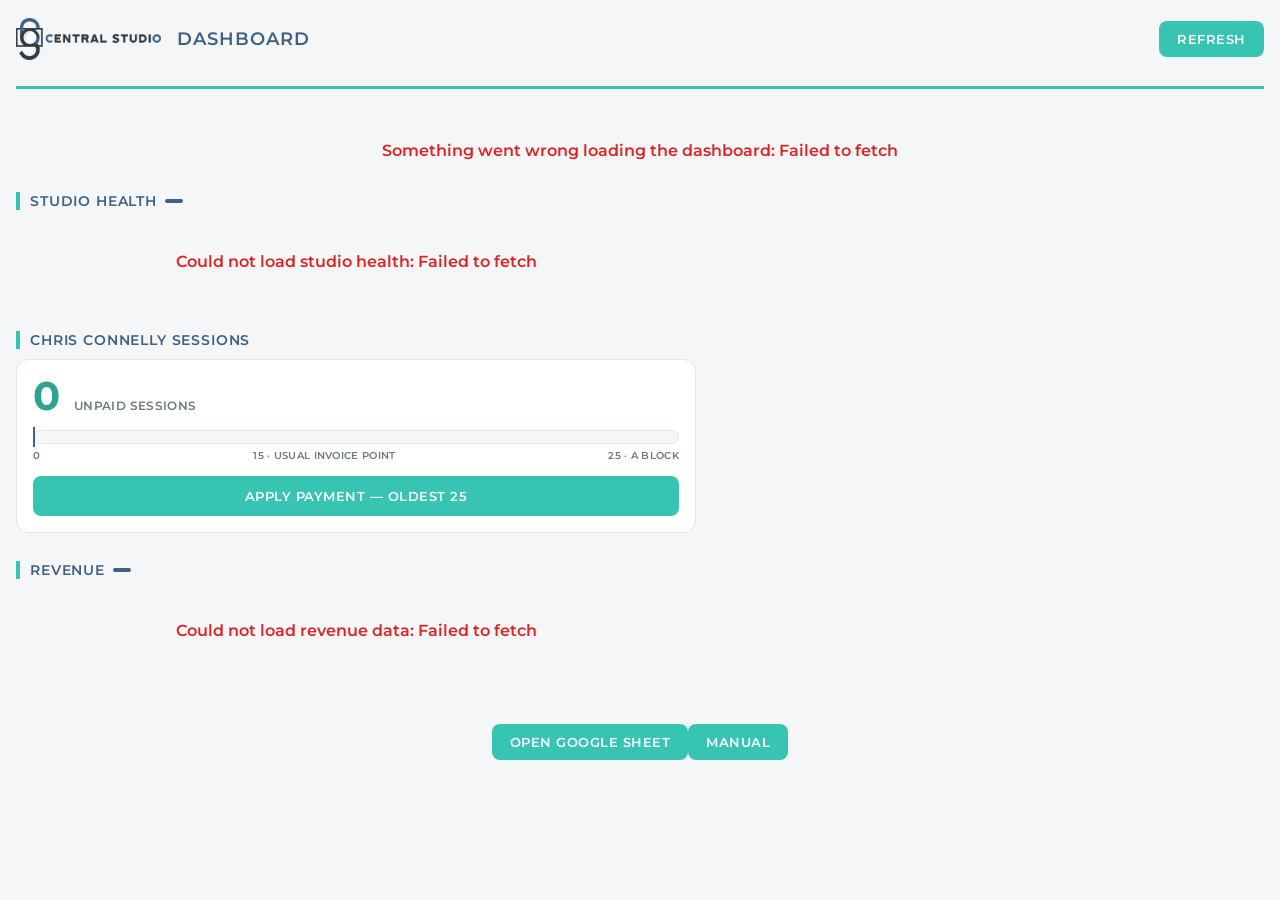
<file: web/index.html>
<!DOCTYPE html>
<html lang="en">
<head>
<meta charset="UTF-8">
<meta name="viewport" content="width=device-width, initial-scale=1">
<title>Studio Dashboard</title>
<link rel="icon" href="icon.jpg">
<link rel="apple-touch-icon" href="icon.jpg">
<meta name="apple-mobile-web-app-capable" content="yes">
<meta name="apple-mobile-web-app-title" content="Studio Dashboard">
<link rel="preconnect" href="https://fonts.googleapis.com">
<link rel="preconnect" href="https://fonts.gstatic.com" crossorigin>
<link href="https://fonts.googleapis.com/css2?family=Montserrat:wght@500;600;700&display=swap" rel="stylesheet">
<link rel="stylesheet" href="styles.css">
</head>
<body>
  <div id="app">
    <header>
      <img id="brandLogo" src="logo.png" alt="Central Studio SM" class="brand-logo">
      <h1>Dashboard</h1>
      <div id="generatedAt" class="timestamp"></div>
      <button id="refreshBtn" class="refresh-btn">Refresh</button>
    </header>

    <div id="loading" class="loading">Loading…</div>
    <div id="errorBox" class="error-box" style="display:none;"></div>

    <div id="dashboardGrid">
      <main id="content" style="display:none;">
        <section>
          <h2>Needs a Call <span class="count" id="needsCallCount"></span></h2>
          <div id="needsCallList" class="card-list"></div>
        </section>

        <section>
          <h2>Vetted Upcoming Rentals <span class="count" id="vettedCount"></span></h2>
          <div id="vettedList" class="card-list"></div>
        </section>

        <section>
          <h2>Website Inquiries Needing Follow-up <span class="count" id="inquiryCount"></span></h2>
          <div id="inquiryList" class="card-list"></div>
        </section>
      </main>

      <aside id="statsPanel">
        <section>
          <h2>Studio Health <span class="count" id="healthMonthLabel"></span></h2>
          <div id="healthLoading" class="loading">Loading…</div>
          <div id="healthErrorBox" class="error-box" style="display:none;"></div>

          <div id="healthContent" class="health-tiles" style="display:none;">
            <div class="health-tile" id="healthTile-inquiries">
              <div class="health-label">Inquiries This Month</div>
              <div class="health-value-row">
                <span class="health-value" id="health-inquiries-value"></span>
                <span class="health-status" id="health-inquiries-status"></span>
              </div>
              <div class="health-baseline" id="health-inquiries-baseline"></div>
            </div>
            <div class="health-tile" id="healthTile-rentals">
              <div class="health-label">Rentals This Month</div>
              <div class="health-value-row">
                <span class="health-value" id="health-rentals-value"></span>
                <span class="health-status" id="health-rentals-status"></span>
              </div>
              <div class="health-baseline" id="health-rentals-baseline"></div>
            </div>
            <div class="health-tile" id="healthTile-uniqueCustomers">
              <div class="health-label">Unique Customers</div>
              <div class="health-value-row">
                <span class="health-value" id="health-uniqueCustomers-value"></span>
                <span class="health-status" id="health-uniqueCustomers-status"></span>
              </div>
              <div class="health-baseline" id="health-uniqueCustomers-baseline"></div>
            </div>
            <div class="health-tile" id="healthTile-conversionRate">
              <div class="health-label">Inquiry → Booking Rate</div>
              <div class="health-value-row">
                <span class="health-value" id="health-conversionRate-value"></span>
                <span class="health-status" id="health-conversionRate-status"></span>
              </div>
              <div class="health-baseline" id="health-conversionRate-baseline"></div>
            </div>
            <div class="health-tile" id="healthTile-repeatCustomerRate">
              <div class="health-label">Repeat Customer Rate</div>
              <div class="health-value-row">
                <span class="health-value" id="health-repeatCustomerRate-value"></span>
                <span class="health-status" id="health-repeatCustomerRate-status"></span>
              </div>
              <div class="health-baseline" id="health-repeatCustomerRate-baseline"></div>
            </div>
          </div>
        </section>

        <section>
          <h2>Chris Connelly Sessions</h2>
          <div class="chris-payment-card">
            <div class="chris-gauge-row">
              <div class="chris-gauge-number" id="chrisUnpaidCount">0</div>
              <div class="chris-gauge-labels">
                <div class="chris-gauge-label">Unpaid Sessions</div>
                <div class="chris-gauge-sub" id="chrisLastPayment"></div>
              </div>
            </div>
            <div class="chris-gauge-wrap">
              <div class="chris-gauge-track">
                <div class="chris-gauge-fill" id="chrisGaugeFill"></div>
              </div>
              <div class="chris-gauge-tick" id="chrisGaugeTick"></div>
            </div>
            <div class="chris-gauge-scale">
              <span>0</span>
              <span>15 &middot; usual invoice point</span>
              <span>25 &middot; a block</span>
            </div>
            <button id="chrisApplyPaymentBtn" class="action-btn call chris-apply-btn">Apply Payment — Oldest 25</button>
          </div>
        </section>

        <section>
          <h2>Revenue <span class="count" id="revenueYearLabel"></span></h2>
          <div id="revenueLoading" class="loading">Loading…</div>
          <div id="revenueErrorBox" class="error-box" style="display:none;"></div>

          <div id="revenueContent" style="display:none;">
            <div class="stat-tiles">
              <div class="stat-tile">
                <div class="stat-label">YTD This Year</div>
                <div class="stat-value" id="statYtd"></div>
              </div>
              <div class="stat-tile">
                <div class="stat-label">Avg / Month</div>
                <div class="stat-value" id="statAvg"></div>
                <div class="stat-subvalue" id="statLastYearAvg"></div>
              </div>
              <div class="stat-tile">
                <div class="stat-label">Last Year Total</div>
                <div class="stat-value" id="statLastYearTotal"></div>
              </div>
              <div class="stat-tile">
                <div class="stat-label">YTD vs Last Year</div>
                <div class="stat-value" id="statComparison"></div>
              </div>
            </div>

            <div class="table-scroll">
              <table class="revenue-table">
                <thead>
                  <tr>
                    <th>Month</th>
                    <th id="thisYearHeader"></th>
                    <th>% Prev Mo</th>
                    <th>% LY Avg</th>
                    <th id="lastYearHeader"></th>
                    <th>% Change</th>
                  </tr>
                </thead>
                <tbody id="revenueTableBody"></tbody>
              </table>
            </div>

            <div class="table-scroll">
              <table class="revenue-table">
                <thead>
                  <tr>
                    <th>Quarter</th>
                    <th id="qThisYearHeader"></th>
                    <th id="qLastYearHeader"></th>
                    <th>% Change</th>
                  </tr>
                </thead>
                <tbody id="quarterTableBody"></tbody>
              </table>
            </div>

            <h3 class="category-heading">Revenue by Category</h3>
            <div class="stat-tiles category-tiles">
              <div class="stat-tile">
                <div class="stat-label">Chris Connelly</div>
                <div class="stat-value" id="catChrisYear"></div>
                <div class="stat-subvalue" id="catChrisMonth"></div>
              </div>
              <div class="stat-tile">
                <div class="stat-label">Monster Productions</div>
                <div class="stat-value" id="catMonsterYear"></div>
                <div class="stat-subvalue" id="catMonsterMonth"></div>
              </div>
              <div class="stat-tile">
                <div class="stat-label">Studio Rentals</div>
                <div class="stat-value" id="catRentalsYear"></div>
                <div class="stat-subvalue" id="catRentalsMonth"></div>
              </div>
            </div>

            <div class="pie-card">
              <svg id="categoryPie" class="pie-svg" viewBox="0 0 220 220" role="img" aria-labelledby="categoryPieTitle"></svg>
              <div id="categoryPieEmpty" class="pie-empty" style="display:none;">No revenue recorded yet this year.</div>
              <ul id="categoryPieLegend" class="pie-legend"></ul>
            </div>

            <h3 class="category-heading">Gross Income</h3>
            <div class="line-chart-card">
              <div class="line-chart-wrap">
                <svg id="incomeChart" class="line-chart-svg" viewBox="0 0 860 320" role="img" aria-label="Gross income by month, this year vs last year, with trend and last-year average"></svg>
                <div id="incomeTooltip" class="chart-tooltip" style="display:none;"></div>
              </div>
              <ul class="line-legend">
                <li><span class="line-key" style="border-top-color:var(--chart-thisyear); border-top-style:solid;"></span>This Year</li>
                <li><span class="line-key" style="border-top-color:var(--chart-lastyear); border-top-style:dashed;"></span>Last Year</li>
                <li><span class="line-key" style="border-top-color:var(--chart-trend); border-top-style:dotted;"></span>Trend</li>
                <li><span class="line-key" style="border-top-color:var(--chart-avg); border-top-style:solid;"></span>Last Year Avg</li>
              </ul>
            </div>

            <h3 class="category-heading">Monthly Gross Since Opening</h3>
            <div class="line-chart-card">
              <div class="line-chart-wrap">
                <svg id="sinceOpeningChart" class="line-chart-svg" viewBox="0 0 860 320" role="img" aria-label="Monthly gross revenue since opening, with trend line"></svg>
                <div id="sinceOpeningTooltip" class="chart-tooltip" style="display:none;"></div>
              </div>
              <ul class="line-legend">
                <li><span class="line-key" style="border-top-color:var(--chart-thisyear); border-top-style:solid;"></span>Monthly Gross</li>
                <li><span class="line-key" style="border-top-color:var(--chart-thisyear); border-top-style:dotted;"></span>Trend</li>
              </ul>
            </div>
          </div>
        </section>
      </aside>
    </div>

    <footer id="pageFooter">
      <a id="openSheetBtn" class="refresh-btn" href="https://docs.google.com/spreadsheets/d/1LGDQdKhiiGAxpnn_YkQJgZefhJQD5rkwffWdeZTO2Pg/edit" target="_blank" rel="noopener">Open Google Sheet</a>
      <a id="openManualBtn" class="refresh-btn" href="manual.html" target="_blank" rel="noopener">Manual</a>
    </footer>
  </div>

  <div id="inquiryModal" class="modal-overlay" style="display:none;">
    <div class="modal">
      <h3 id="modalName"></h3>
      <textarea id="modalNote" class="modal-note" placeholder="Note (optional) — e.g. left voicemail, will try again Thursday"></textarea>
      <div class="modal-actions">
        <button id="modalCloseInquiry" class="action-btn call">Close Inquiry</button>
        <button id="modalLeaveOpen" class="action-btn undo">Leave Open for Follow-up</button>
      </div>
      <button id="modalCancel" class="modal-cancel">Cancel</button>
    </div>
  </div>

  <div id="checkinStatusModal" class="modal-overlay" style="display:none;">
    <div class="modal">
      <h3 id="checkinStatusName"></h3>
      <p class="modal-note-text" id="checkinStatusSummary"></p>
      <div id="checkinStatusGuestsWrap">
        <div class="modal-label">Guests Checked In</div>
        <ul id="checkinStatusGuestList" class="checkin-guest-list"></ul>
      </div>
      <button id="checkinStatusClose" class="modal-cancel">Close</button>
    </div>
  </div>

  <div id="paymentModal" class="modal-overlay" style="display:none;">
    <div class="modal">
      <h3 id="paymentModalName"></h3>
      <label class="modal-label" for="paymentAmount">Final payment received</label>
      <input id="paymentAmount" class="modal-input" type="text" inputmode="decimal" placeholder="e.g. 150">
      <div class="modal-actions">
        <button id="paymentSubmit" class="action-btn call">Mark Complete &amp; Close</button>
      </div>
      <button id="paymentCancel" class="modal-cancel">Cancel</button>
    </div>
  </div>

  <div id="chrisPaymentModal" class="modal-overlay" style="display:none;">
    <div class="modal">
      <h3>Apply Chris Connelly Payment</h3>
      <p class="modal-note-text" id="chrisPaymentModalText"></p>
      <div class="modal-actions">
        <button id="chrisPaymentConfirm" class="action-btn call">Confirm — Mark Paid</button>
      </div>
      <button id="chrisPaymentCancel" class="modal-cancel">Cancel</button>
    </div>
  </div>

  <script src="app.js"></script>
</body>
</html>
</file>
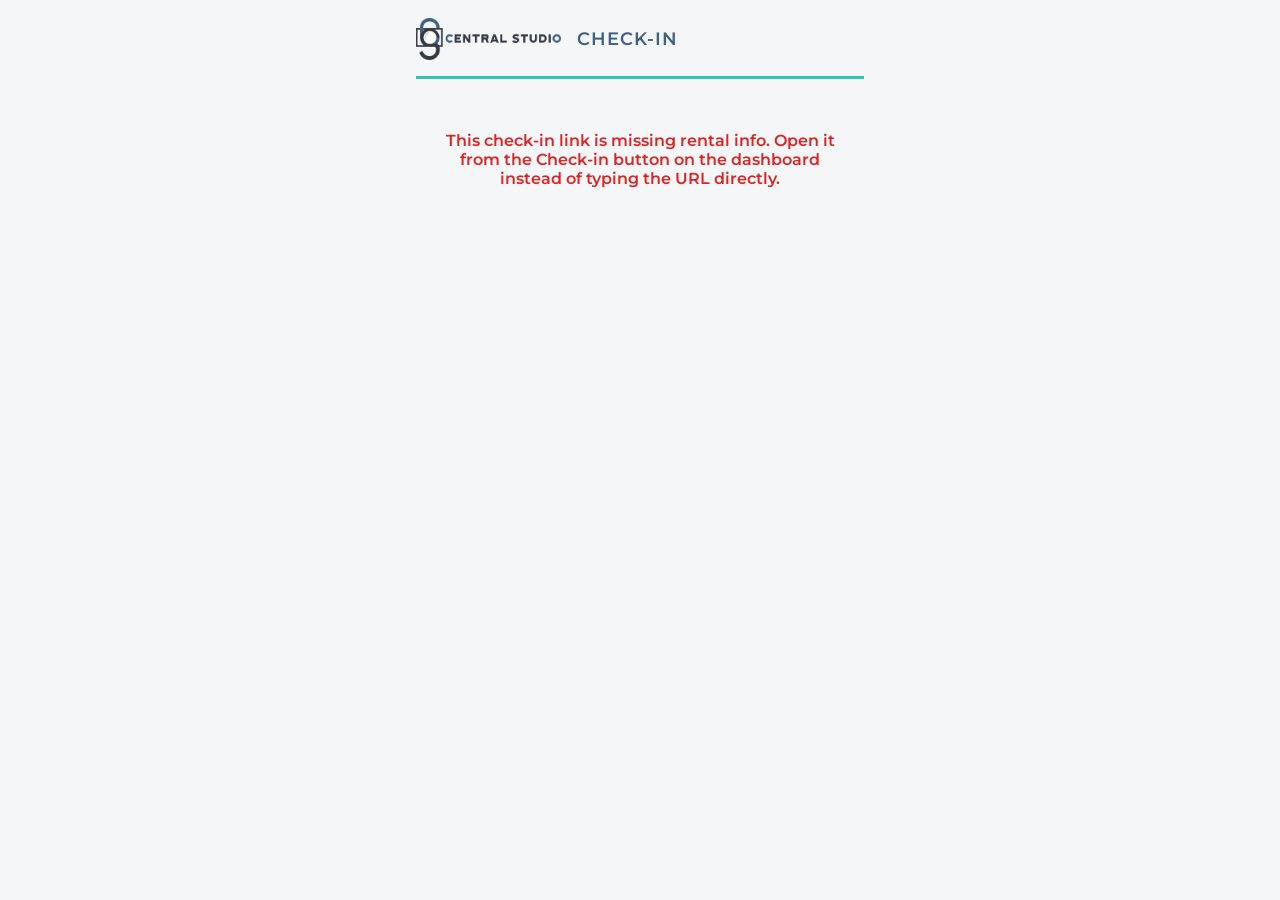
<file: web/checkin.html>
<!DOCTYPE html>
<html lang="en">
<head>
<meta charset="UTF-8">
<meta name="viewport" content="width=device-width, initial-scale=1">
<title>Check-in</title>
<link rel="icon" href="icon.jpg">
<link rel="apple-touch-icon" href="icon.jpg">
<meta name="apple-mobile-web-app-capable" content="yes">
<meta name="apple-mobile-web-app-title" content="Check-in">
<link rel="preconnect" href="https://fonts.googleapis.com">
<link rel="preconnect" href="https://fonts.gstatic.com" crossorigin>
<link href="https://fonts.googleapis.com/css2?family=Montserrat:wght@500;600;700&display=swap" rel="stylesheet">
<link rel="stylesheet" href="styles.css">
</head>
<body>
  <div id="app" class="checkin-app">
    <header>
      <img id="brandLogo" src="logo.png" alt="Central Studio SM" class="brand-logo">
      <h1>Check-in</h1>
    </header>

    <div id="checkinMissingRow" class="error-box" style="display:none;">
      This check-in link is missing rental info. Open it from the Check-in button on the dashboard instead of typing the URL directly.
    </div>

    <div id="checkinBody" style="display:none;">
      <div class="checkin-summary">
        <div class="checkin-summary-name" id="checkinName"></div>
        <div class="checkin-summary-date" id="checkinDate"></div>
      </div>

      <div id="checkinLastNote" class="checkin-last-note" style="display:none;"></div>

      <div id="checkinGrid" class="checkin-grid"></div>

      <button type="button" id="addIdBtn" class="action-btn undo checkin-add-id-btn">+ Add Another ID</button>

      <div id="checkinWaiverSection" class="checkin-waiver-section">
        <h2 class="checkin-section-title">Rental Agreement &amp; Waiver of Liability</h2>

        <div class="checkin-waiver-text">
          <h3>General Information</h3>
          <p>The Central Studio Rental Agreement and Waiver of Liability sets out the terms of the arrangement between you, the client, and Central Studio. This agreement sets out the amount of rental, any required deposit, the hours and length of studio rental use, and a waiver of liability clause.</p>
          <p>Please read and sign these forms prior to studio usage, as they set out the rental terms and the studio's liability limitations in the event of accidents or injuries while the studio is being rented.</p>

          <h3>Requirements</h3>
          <ul>
            <li>Renter must be 18 years of age or older.</li>
            <li>No one under 18 years of age is allowed in the studio without a parent or legal guardian.</li>
            <li>Renter must provide a valid US-issued photo ID at check-in.</li>
            <li>Renter must provide a valid credit card for incidentals at check-in.</li>
          </ul>
        </div>

        <div class="checkin-field">
          <label class="modal-label" for="waiverName">Full Name *</label>
          <input class="modal-input" type="text" id="waiverName" autocomplete="name">
        </div>
        <div class="checkin-field">
          <label class="modal-label" for="waiverCompany">Company (optional)</label>
          <input class="modal-input" type="text" id="waiverCompany" autocomplete="organization">
        </div>
        <div class="checkin-field">
          <label class="modal-label" for="waiverAddress">Address *</label>
          <input class="modal-input" type="text" id="waiverAddress" autocomplete="street-address">
        </div>
        <div class="checkin-field-row">
          <div class="checkin-field">
            <label class="modal-label" for="waiverCity">City *</label>
            <input class="modal-input" type="text" id="waiverCity" autocomplete="address-level2">
          </div>
          <div class="checkin-field checkin-field-narrow">
            <label class="modal-label" for="waiverState">State *</label>
            <input class="modal-input" type="text" id="waiverState" maxlength="2" autocomplete="address-level1">
          </div>
          <div class="checkin-field checkin-field-narrow">
            <label class="modal-label" for="waiverZip">Zip *</label>
            <input class="modal-input" type="text" id="waiverZip" autocomplete="postal-code">
          </div>
        </div>
        <div class="checkin-field">
          <label class="modal-label" for="waiverPhone">Phone *</label>
          <input class="modal-input" type="tel" id="waiverPhone" autocomplete="tel">
        </div>
        <div class="checkin-field">
          <label class="modal-label" for="waiverEmail">Email *</label>
          <input class="modal-input" type="email" id="waiverEmail" autocomplete="email">
        </div>

        <div class="checkin-field">
          <span class="modal-label">Additional Services Available</span>
          <ul class="checkin-services-list">
            <li>Pre-Set Add-On for Photography Package — $50</li>
            <li>Technical Assistance — $30/hr</li>
          </ul>
        </div>

        <div class="checkin-waiver-text">
          <h3>Rental Agreement</h3>
          <p><strong>Additional Services:</strong> Pre-Set Add-On for Photography Package — lights, background, and props can be preset to a certain setup for the client before arrival so they can arrive and be ready to shoot. Cost: $50. Technical Assistance — have our staff on hand to assist with the shoot, manage equipment, set/adjust lights and camera settings, consult, etc. Cost: $30/hr.</p>
          <p>Classes/Seminars/Workshops/Meet-ups/etc.: rentals for the purpose of group gathering for educational, training, teaching, or meet-up events will be subject to special rates. Please contact the studio with your request and we will build a package for you. The above rates are not valid for these types of rentals.</p>
          <p><strong>Deposit:</strong> a deposit is required to secure the dates and times requested and will be applied toward the final balance due. No dates will be held without a signed contract and deposit.</p>
          <p><strong>Length of Use:</strong> rental periods are pre-arranged with Central Studio. Time includes set-up and break-down. The studio must be cleaned and vacated by the end of the rental period. No prior drop-off and/or pick-up after completion of the shoot, of equipment, props, etc. unless negotiated at the time of the rental contract.</p>
          <p><strong>Cancellations:</strong> cancellations of confirmed bookings will result in the following charges — 72 hours or more prior to the rental date, the deposit can be applied toward a rescheduled date within 2 weeks; less than 72 hours, no refunds. Central Studio is not liable for acts out of its control that affect the shoot, such as equipment failures, power outages, weather, acts of God, or emergencies. In such cases, Central Studio will refund the client any unused rental hours.</p>
          <p><strong>Cyclorama Wall:</strong> the wall curve is not for climbing, running, or walking; any damage that occurs due to improper use is the renter's responsibility, with a repair fee of up to $1,000. Heavy markings or scratching of the white cyclorama floor and wall is subject to a $150 repainting fee. Even though all efforts are made to provide a clean cyclorama (cyc), the cyc wall comes as-is. Clients can request a fresh coat of paint up to 72 hours before rental at a cost of $150.</p>
          <p><strong>Damage / Cleanup:</strong> the client will leave the studio clean and neat, just as they found it — furniture put back, all lights, sound system, and equipment turned off. If not, a minimum $50 cleaning fee will be applied.</p>
          <p>Renter also agrees that if any equipment, furniture, fixtures, etc. are mishandled, broken, ruined, or stolen during their rental period, they will be responsible for replacing the items (with equivalent or better) or paying for repair/replacement costs. Client agrees to notify Central Studio immediately of any malfunction, damage, or other issues with the equipment. The client is advised to bring a cell phone. Wi-Fi internet service is available during the rental period. All modeling lights and receivers are to be turned off when not in use.</p>
          <p>Central Studio will dispose of trash collected in the supplied trash cans. The client must discard larger items, such as personal props and set pieces. All items brought to the premises by the client are to be removed by the client. Items left after 7 days will be assumed abandoned and may be discarded or kept by Central Studio, with no compensation due to the client, at the discretion of Central Studio.</p>

          <h3>Studio Rules</h3>
          <ul>
            <li>No smoking whatsoever is allowed in the building.</li>
            <li>No alcoholic beverages or non-prescription or illegal drugs allowed on the premises.</li>
            <li>Music/voices are to be kept at reasonable levels and must not contain vulgar or offensive lyrics or words.</li>
            <li>No one who is drunk or under the influence of illegal substances will be admitted.</li>
            <li>No pets allowed without prior consent of Central Studio.</li>
            <li>Maximum of eight people in the client's party — ask ahead if you will have a larger group.</li>
          </ul>
          <p>This is a shared studio and we maintain a professional environment. The client shall be solely responsible for the conduct and welfare of all persons accompanying the client while on Central Studio's property. The client agrees that a Central Studio representative may, at Central Studio's discretion, be present at all times. If the representative observes or otherwise becomes aware of dangerous, pornographic, illegal, or negligent practices or activities, the representative reserves the right to stop the shoot and may require the client and client's party to leave immediately. The authorities will be alerted to any illegal activities witnessed by the Central Studio representative. In such case, no refund will be given for unused time. However, Central Studio and representatives assume no responsibility to act in such cases.</p>
          <p>It is the renter's responsibility to notify and make aware any clients, models, or guests as to the presence of active security cameras.</p>

          <h3>Miscellaneous</h3>
          <p>The client shall comply in all respects with all federal, state, county, city, or other local laws, regulations, and ordinances and all rules and regulations of any governmental authority, in connection with this agreement. This agreement incorporates the entire understanding and agreement between the client and Central Studio. Any modifications of this agreement must be in writing and signed by both parties. Any waiver of a breach or default hereunder shall not be deemed a waiver of a subsequent breach or default of either the same provision or any other provision of this agreement. The laws of the State of New York shall govern this agreement. Any signatures constitute a legal and binding agreement between the client and Central Studio.</p>
        </div>

        <div class="checkin-field">
          <span class="modal-label">Rental Agreement Signature *</span>
          <div class="checkin-sig-wrap">
            <canvas id="agreementSigCanvas" class="checkin-sig-canvas"></canvas>
            <div class="checkin-sig-placeholder" id="agreementSigPlaceholder">Sign with your finger or mouse</div>
          </div>
          <button type="button" id="agreementSigClear" class="checkin-sig-clear">Clear Signature</button>
          <p class="checkin-sig-agree">By signing above, I agree to the Rental Agreement and Studio Rules above.</p>
        </div>

        <div class="checkin-waiver-text">
          <h3>Waiver of Liability</h3>
          <p>Central Studio rents its studio, including agreed-upon equipment, to its clients with the understanding that in no event shall Central Studio, its owners, agents, employees, affiliated independent contractors, management, bookers, or any other related personnel, the company and any of its subsidiaries be held liable for direct, indirect, incidental, or consequential damage due to the use of this building, facility, or equipment used by its clients.</p>
          <p>You agree to release Central Studio, its owners, agents, employees, affiliated independent contractors, management, bookers, or any other related personnel, the company and any of its subsidiaries of any and all liability for any injuries, whether physical or mental, while in participation of, working and/or shooting in the studios, or any other activity in conjunction with this space, or situations that you encounter while renting the studio space.</p>
          <p>You agree not to sue or file suit against Central Studio, its owners, agents, employees, affiliated independent contractors, management, bookers, or any other related personnel, the company and any of its subsidiaries for claims arising out of said participation and/or photo or video shoots while in participation of, working and/or shooting in the studios.</p>
          <p>You waive Central Studio of any liabilities arising out of the use of the studio. Central Studio will not be held liable for any injuries, accidents, loss, or damage that occurs in the studio or on the building premises. It is your responsibility as the renter to carry liability insurance. We may require a copy of the renter's certificate of insurance with Central Studio added as an additional insured with respect to operations of the named insured and added as a loss payee "as their interests may appear." It must include a 30-day cancellation clause and proof of risk replacement cost.</p>
          <p>Central Studio will only be liable for the amount of your paid fees if your shoot is delayed or cancelled as a result of a situation that arises in or on the building premises that is out of our control.</p>
          <p>Central Studio expressly prohibits any illegal activity on its premises during the course of any rental.</p>
          <p>You waive and hold harmless Central Studio from any incidents or accidents which may occur to or by persons either renting or associated with the renting of the studio facilities located at 1095 Central Avenue, Albany NY on the date(s) noted.</p>
          <p>You agree to be solely responsible for the conduct and welfare of all persons accompanying you while on our premises.</p>
          <p>You agree that someone representing Central Studio may be present in the building or studio at the times you are using it.</p>
          <p>You agree that Central Studio has multiple active security cameras operating at all times which are visible by management.</p>
          <p>You agree that Central Studio is a Smoke-Free facility and you and all persons accompanying you will refrain from the use of chemical cleaners or agents, or products which contain strong odors. Violation of this policy will result in an hourly charge of $25 per hour for each hour the studio cannot be used while airing out, as well as any clean-up costs.</p>
          <p>You agree to the terms above and agree to make your representatives responsible for these terms.</p>
        </div>

        <div class="checkin-field">
          <span class="modal-label">Waiver of Liability Signature *</span>
          <div class="checkin-sig-wrap">
            <canvas id="waiverSigCanvas" class="checkin-sig-canvas"></canvas>
            <div class="checkin-sig-placeholder" id="waiverSigPlaceholder">Sign with your finger or mouse</div>
          </div>
          <button type="button" id="waiverSigClear" class="checkin-sig-clear">Clear Signature</button>
          <p class="checkin-sig-agree">By signing above, I agree to the Waiver of Liability above.</p>
        </div>

        <div id="checkinWaiverError" class="error-box" style="display:none;"></div>

        <button type="button" id="completeCheckinBtn" class="action-btn call checkin-complete-btn" disabled>Complete Check-In</button>
      </div>

      <div id="checkinDoneBanner" class="checkin-done-banner" style="display:none;">
        Check-in complete — photos uploaded and waiver signed. You're done, you can close this tab.
      </div>

      <div id="guestLinkSection" class="checkin-guest-link-section">
        <h2 class="checkin-section-title">Bringing others with you?</h2>
        <p class="checkin-guest-link-text">Send this link to anyone else in your party. They can upload a photo ID (front &amp; back) — no credit card or signature needed.</p>
        <button type="button" id="shareGuestLinkBtn" class="action-btn undo">Share Guest Check-In Link</button>
        <div id="guestLinkFallback" class="checkin-guest-link-fallback" style="display:none;">
          <input type="text" id="guestLinkInput" class="modal-input" readonly>
          <button type="button" id="copyGuestLinkBtn" class="checkin-retake-btn">Copy</button>
        </div>
      </div>
    </div>

  </div>

  <script src="checkin.js"></script>
</body>
</html>
</file>
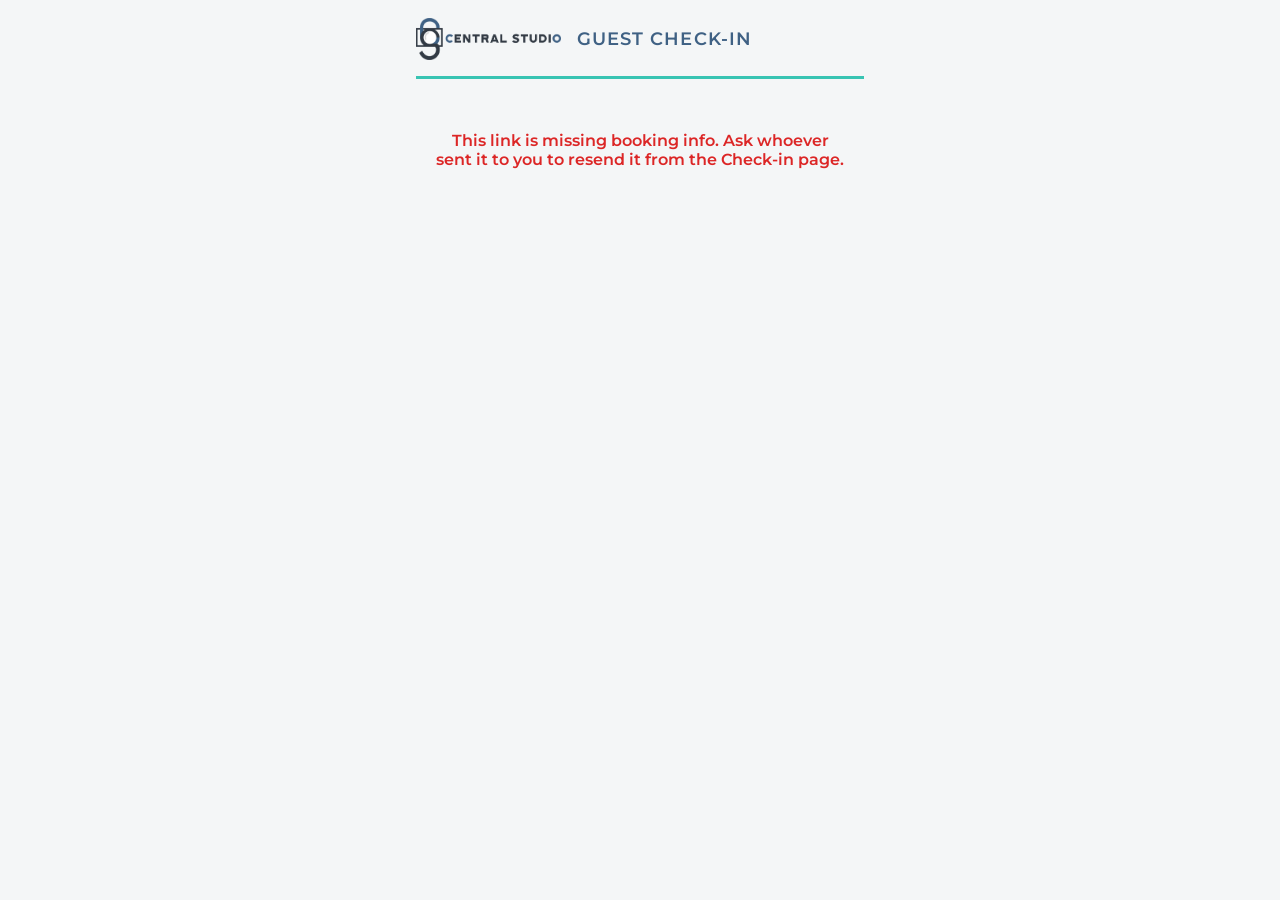
<file: web/guest-checkin.html>
<!DOCTYPE html>
<html lang="en">
<head>
<meta charset="UTF-8">
<meta name="viewport" content="width=device-width, initial-scale=1">
<title>Guest Check-in</title>
<link rel="icon" href="icon.jpg">
<link rel="apple-touch-icon" href="icon.jpg">
<meta name="apple-mobile-web-app-capable" content="yes">
<meta name="apple-mobile-web-app-title" content="Guest Check-in">
<link rel="preconnect" href="https://fonts.googleapis.com">
<link rel="preconnect" href="https://fonts.gstatic.com" crossorigin>
<link href="https://fonts.googleapis.com/css2?family=Montserrat:wght@500;600;700&display=swap" rel="stylesheet">
<link rel="stylesheet" href="styles.css">
</head>
<body>
  <div id="app" class="checkin-app">
    <header>
      <img id="brandLogo" src="logo.png" alt="Central Studio SM" class="brand-logo">
      <h1>Guest Check-in</h1>
    </header>

    <div id="guestMissingRow" class="error-box" style="display:none;">
      This link is missing booking info. Ask whoever sent it to you to resend it from the Check-in page.
    </div>

    <div id="guestBody" style="display:none;">
      <div class="checkin-summary">
        <div class="checkin-summary-name" id="guestSummaryName"></div>
        <div class="checkin-summary-date" id="guestSummaryDate"></div>
      </div>

      <p class="checkin-guest-link-text">You're checking in as a guest for this session. We just need your contact info and a photo ID (front &amp; back) — no credit card or signature required.</p>

      <div class="checkin-field-row">
        <div class="checkin-field">
          <label class="modal-label" for="guestFirstName">First Name *</label>
          <input class="modal-input" type="text" id="guestFirstName" autocomplete="given-name">
        </div>
        <div class="checkin-field">
          <label class="modal-label" for="guestLastName">Last Name *</label>
          <input class="modal-input" type="text" id="guestLastName" autocomplete="family-name">
        </div>
      </div>
      <div class="checkin-field">
        <label class="modal-label" for="guestEmail">Email *</label>
        <input class="modal-input" type="email" id="guestEmail" autocomplete="email">
      </div>
      <div class="checkin-field">
        <label class="modal-label" for="guestPhone">Phone *</label>
        <input class="modal-input" type="tel" id="guestPhone" autocomplete="tel">
      </div>

      <div id="guestGrid" class="checkin-grid"></div>

      <div id="guestError" class="error-box" style="display:none; margin-top:14px;"></div>

      <button type="button" id="completeGuestBtn" class="action-btn call checkin-complete-btn" disabled>Complete Guest Check-In</button>

      <div id="guestDoneBanner" class="checkin-done-banner" style="display:none;">
        Thanks — you're all set! You can close this tab.
      </div>
    </div>

  </div>

  <script src="guest-checkin.js"></script>
</body>
</html>
</file>
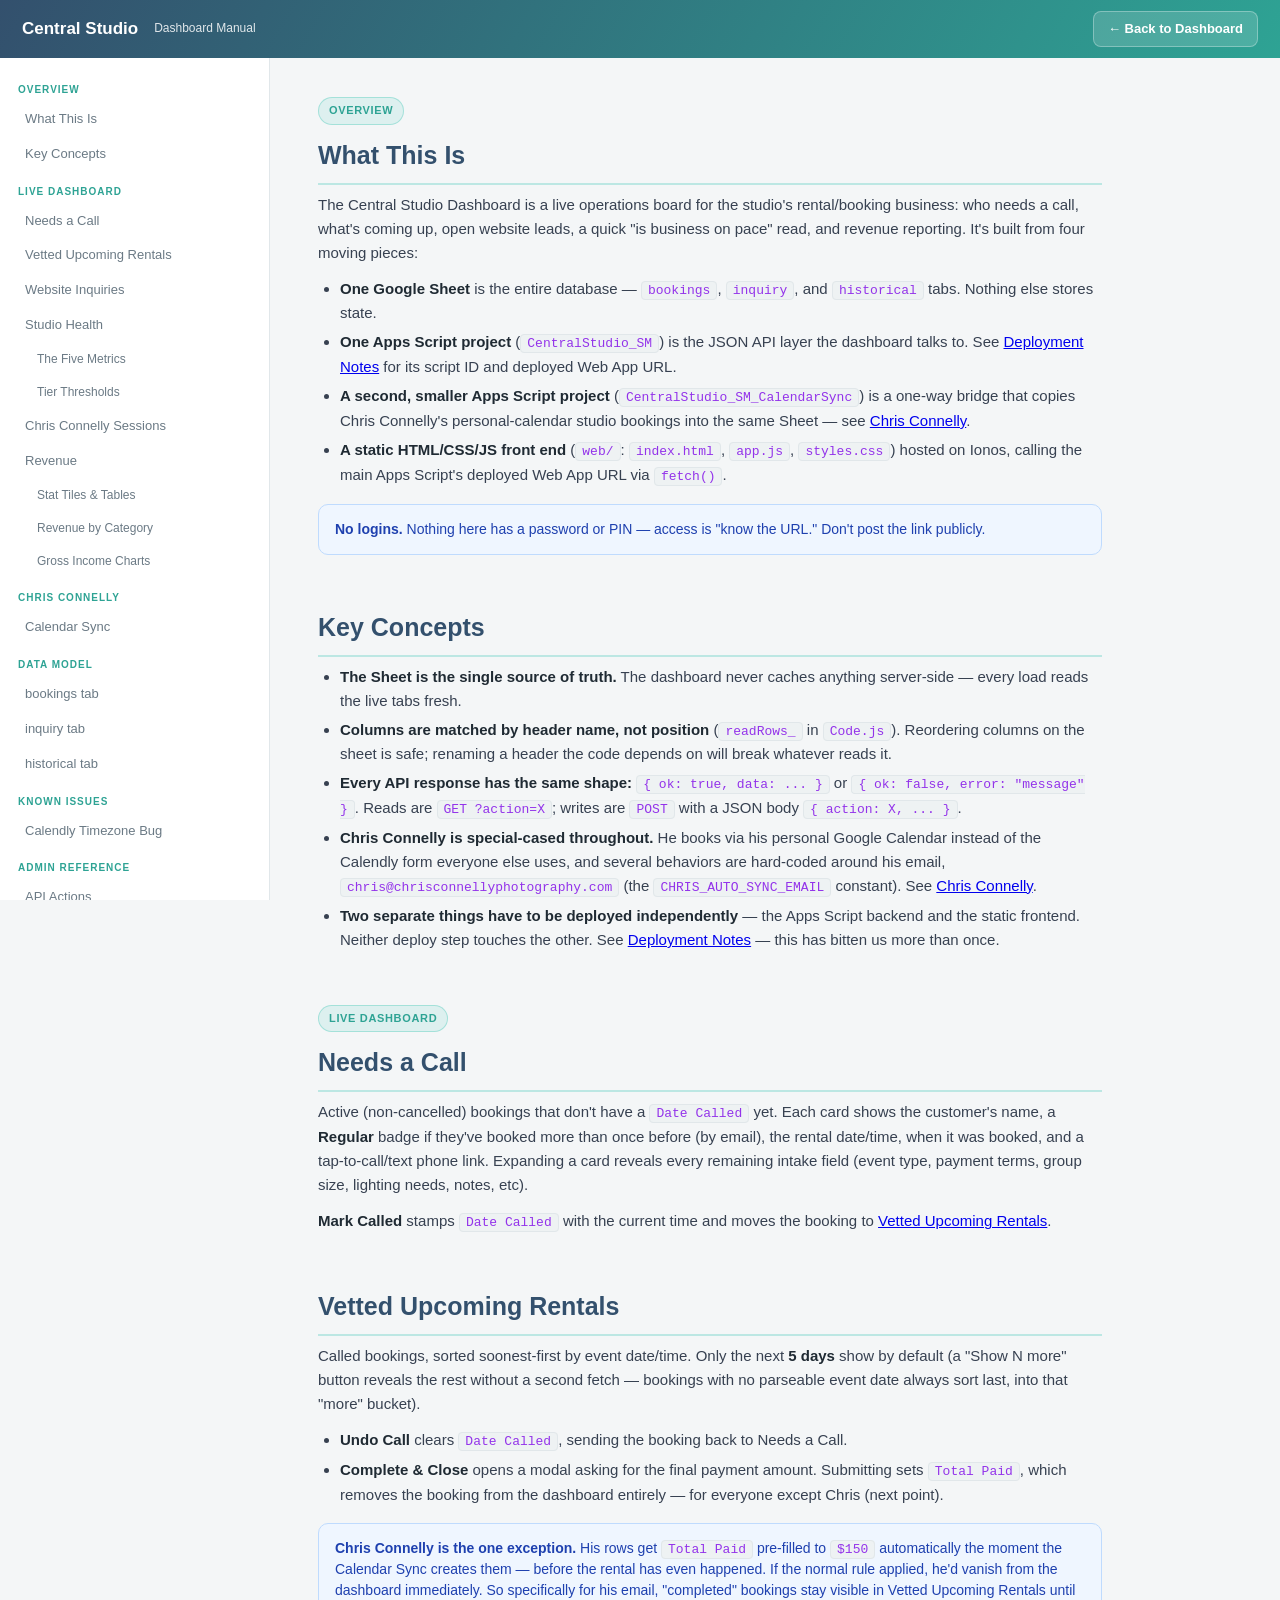
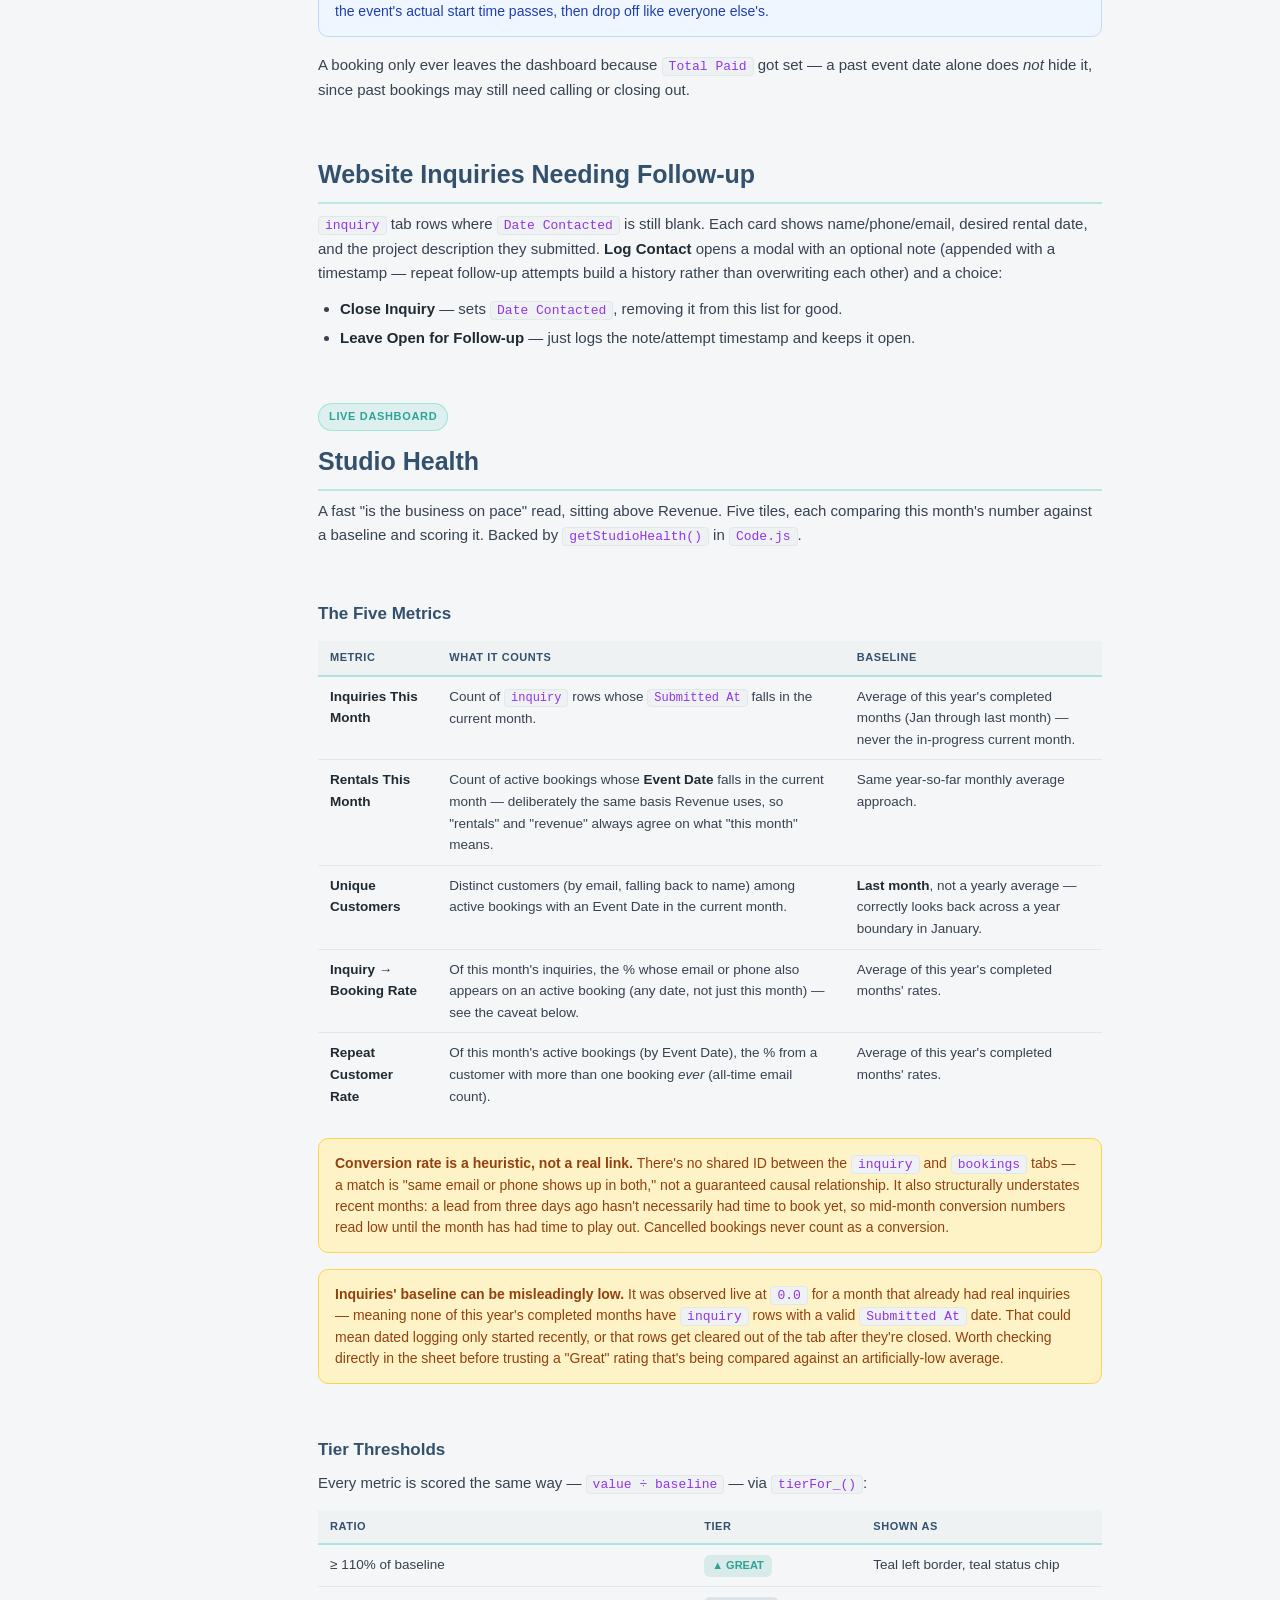
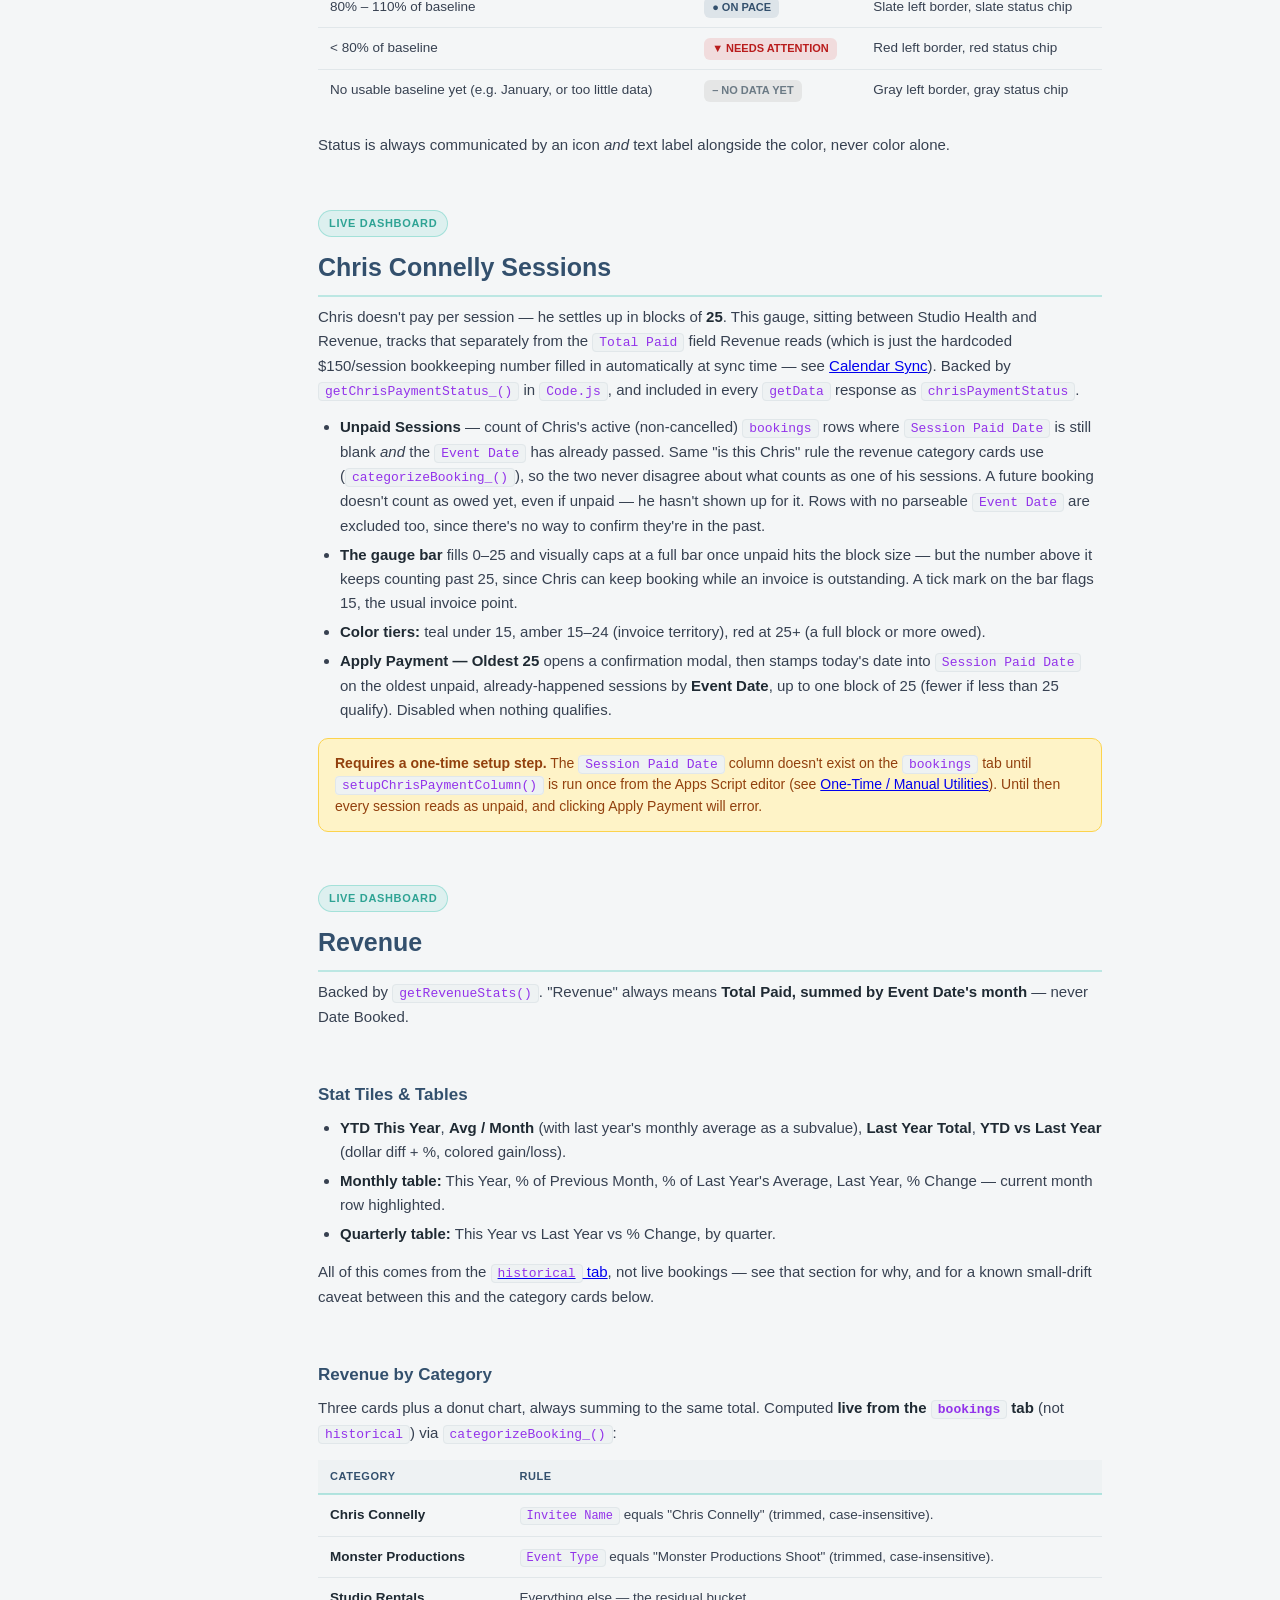
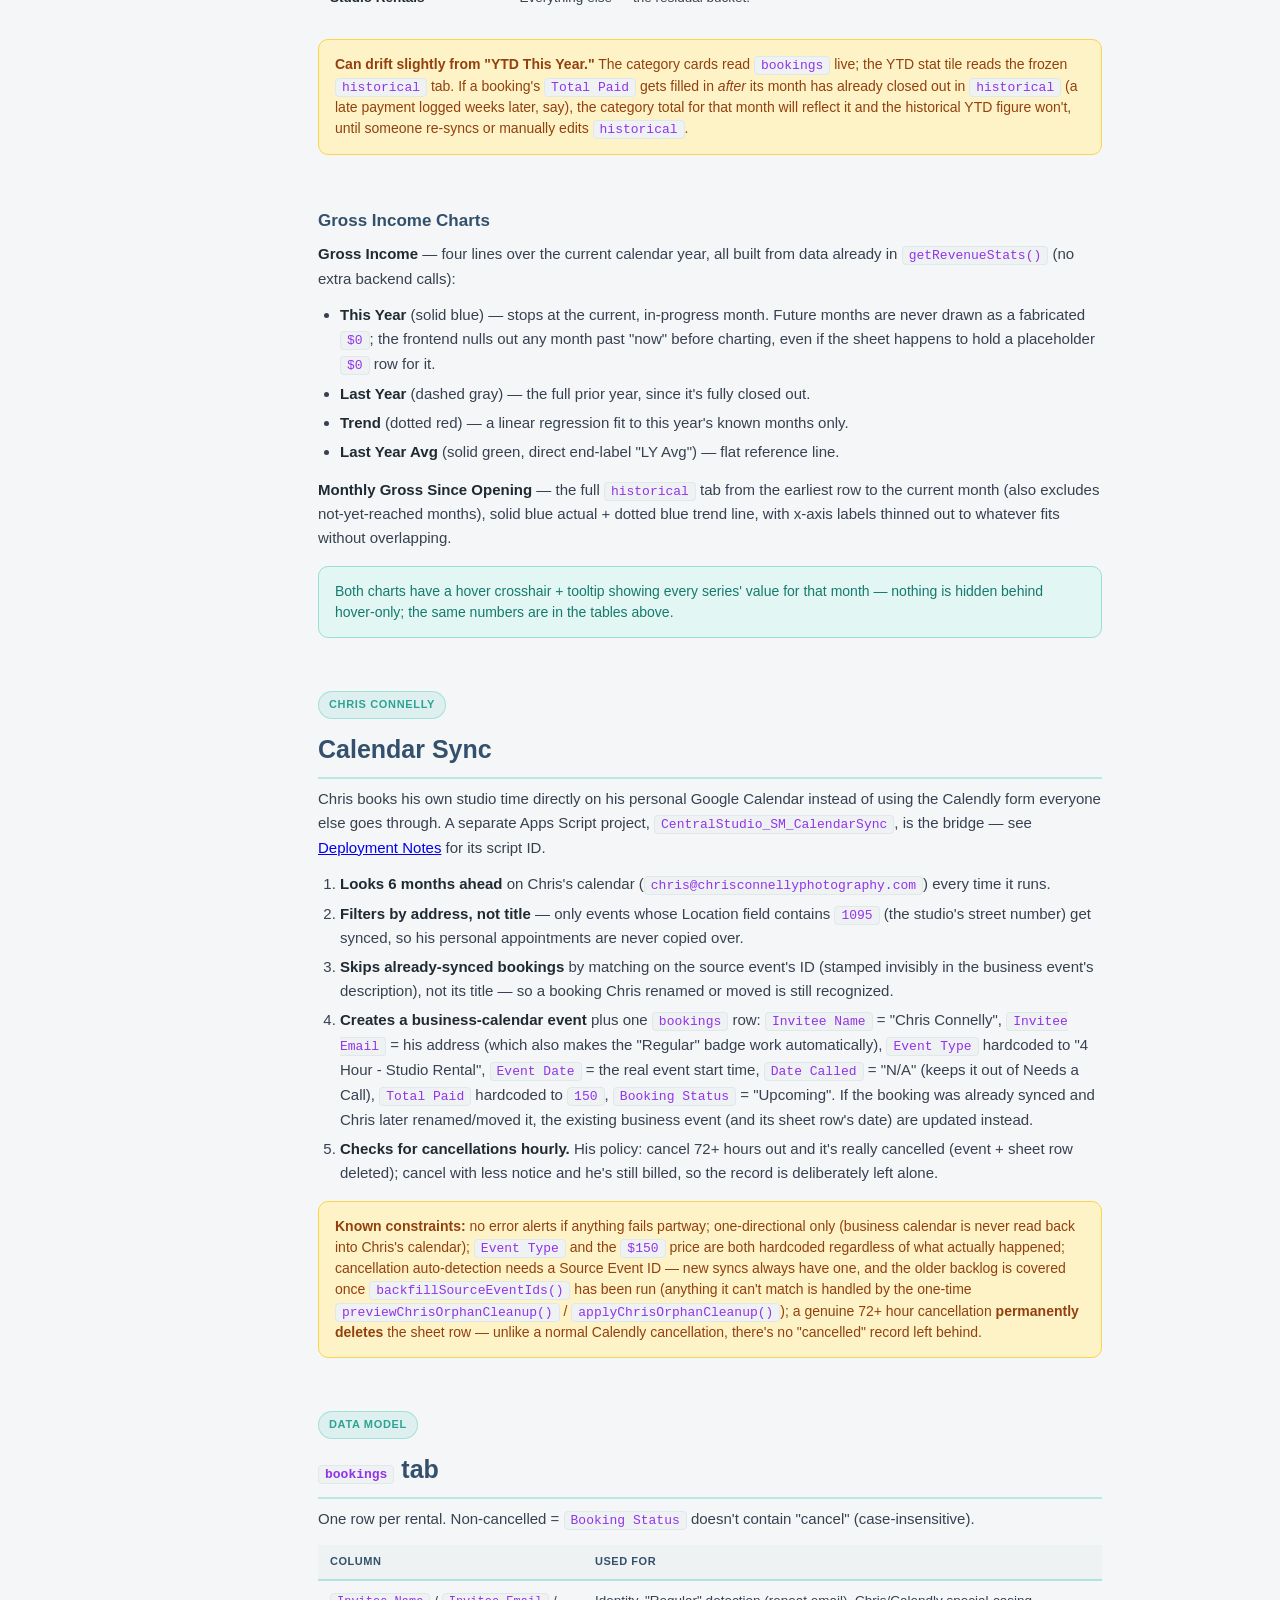
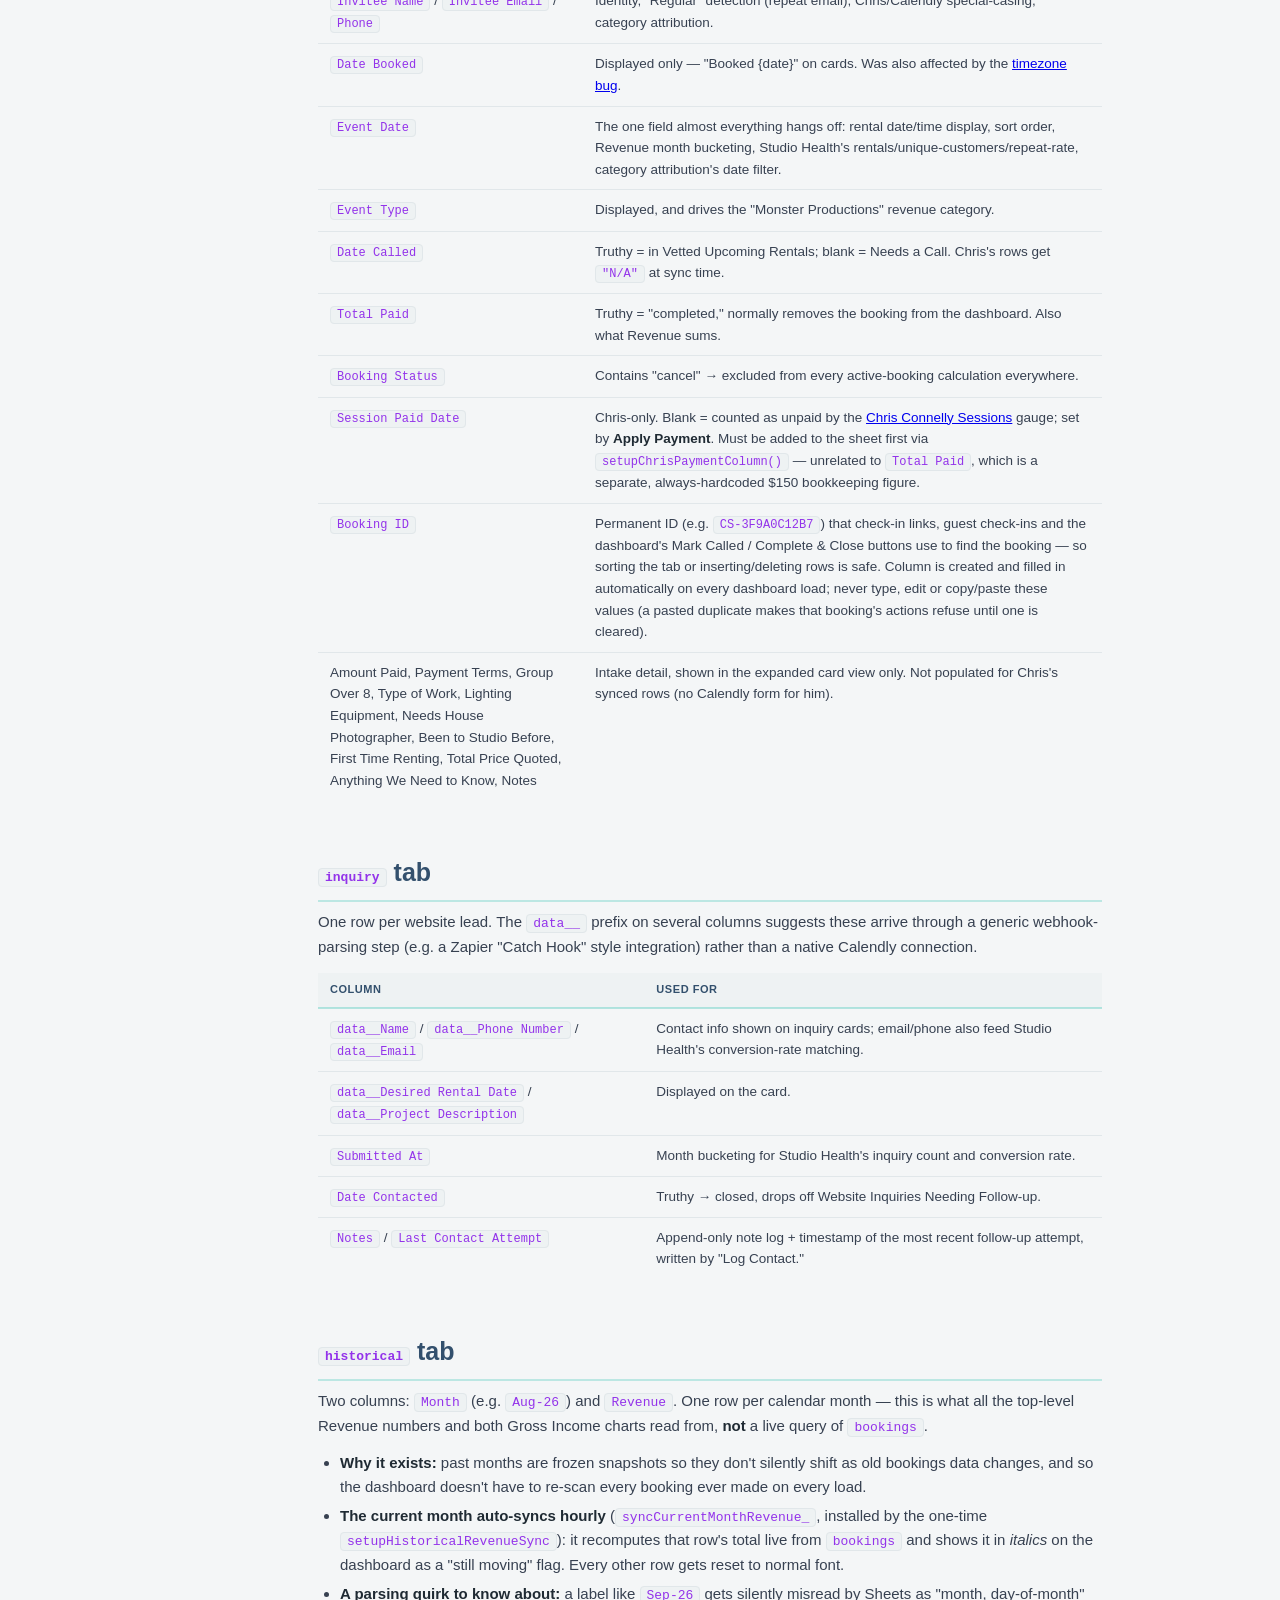
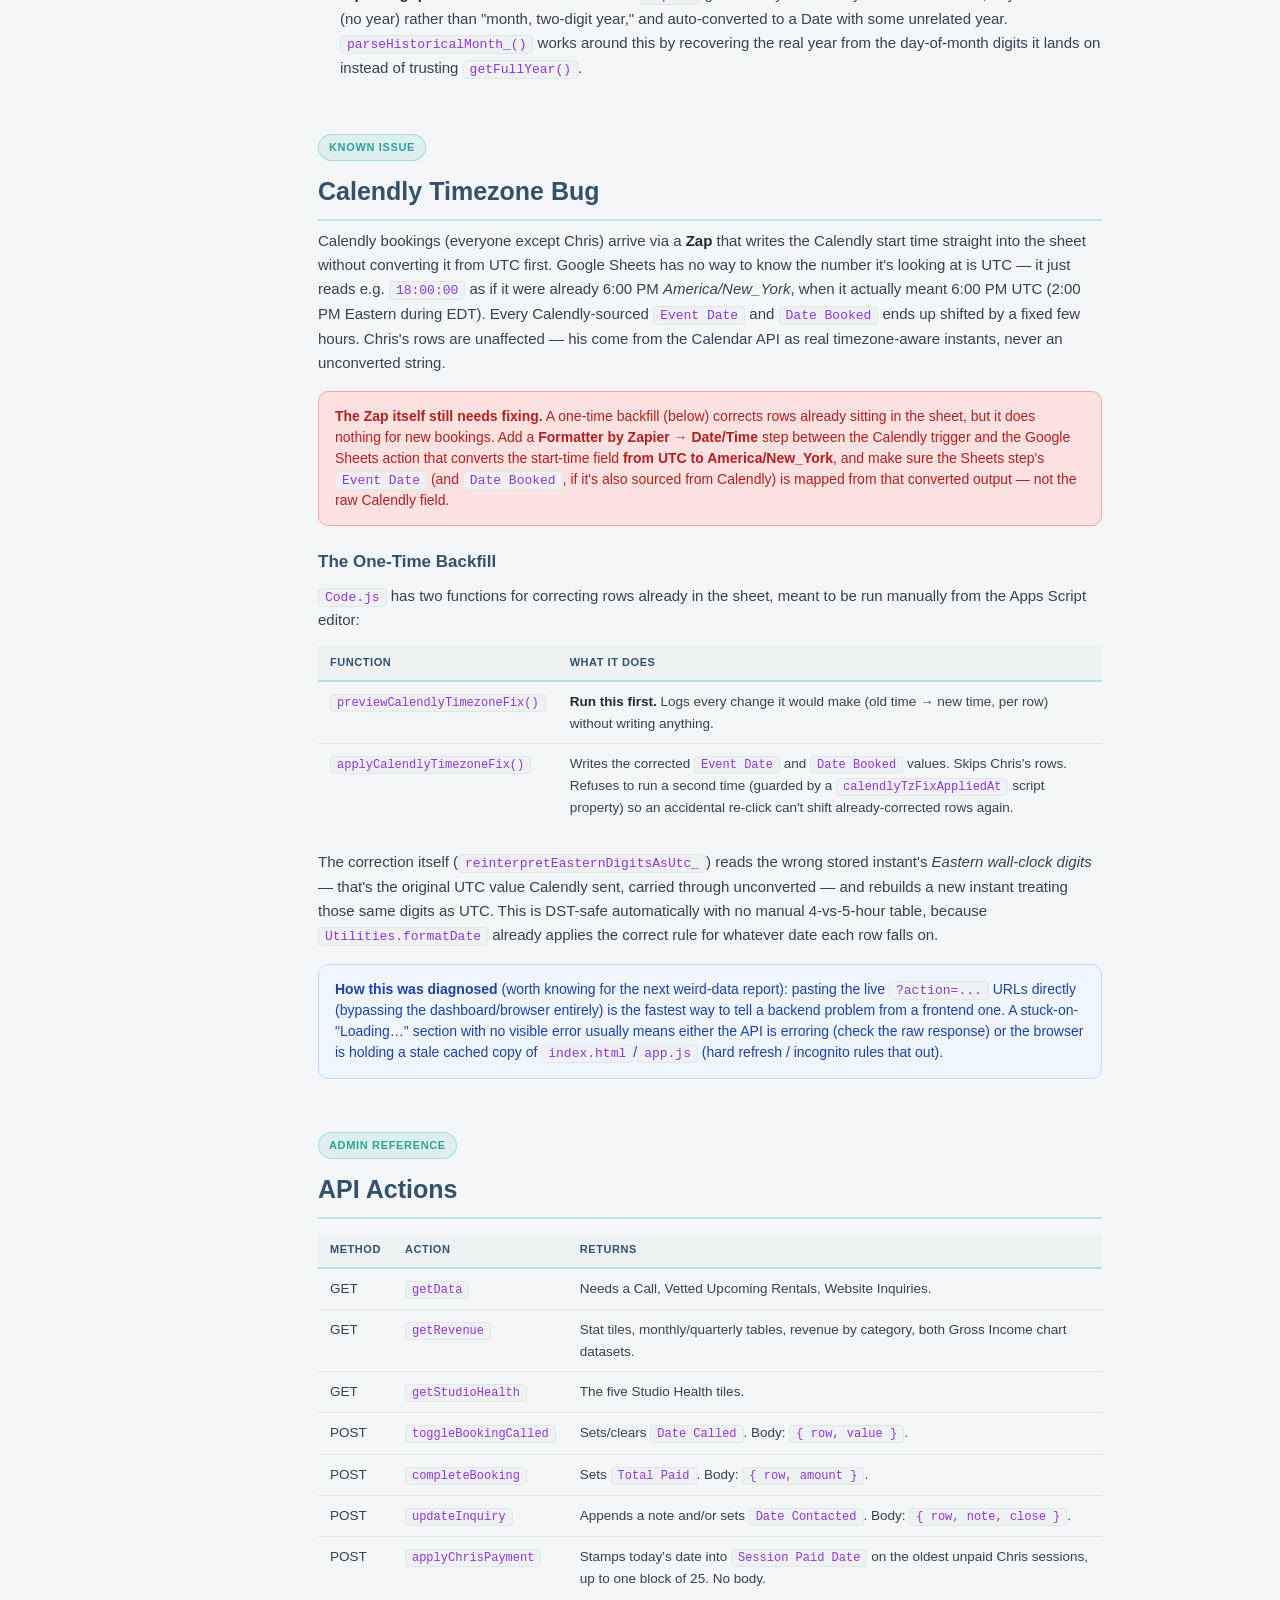
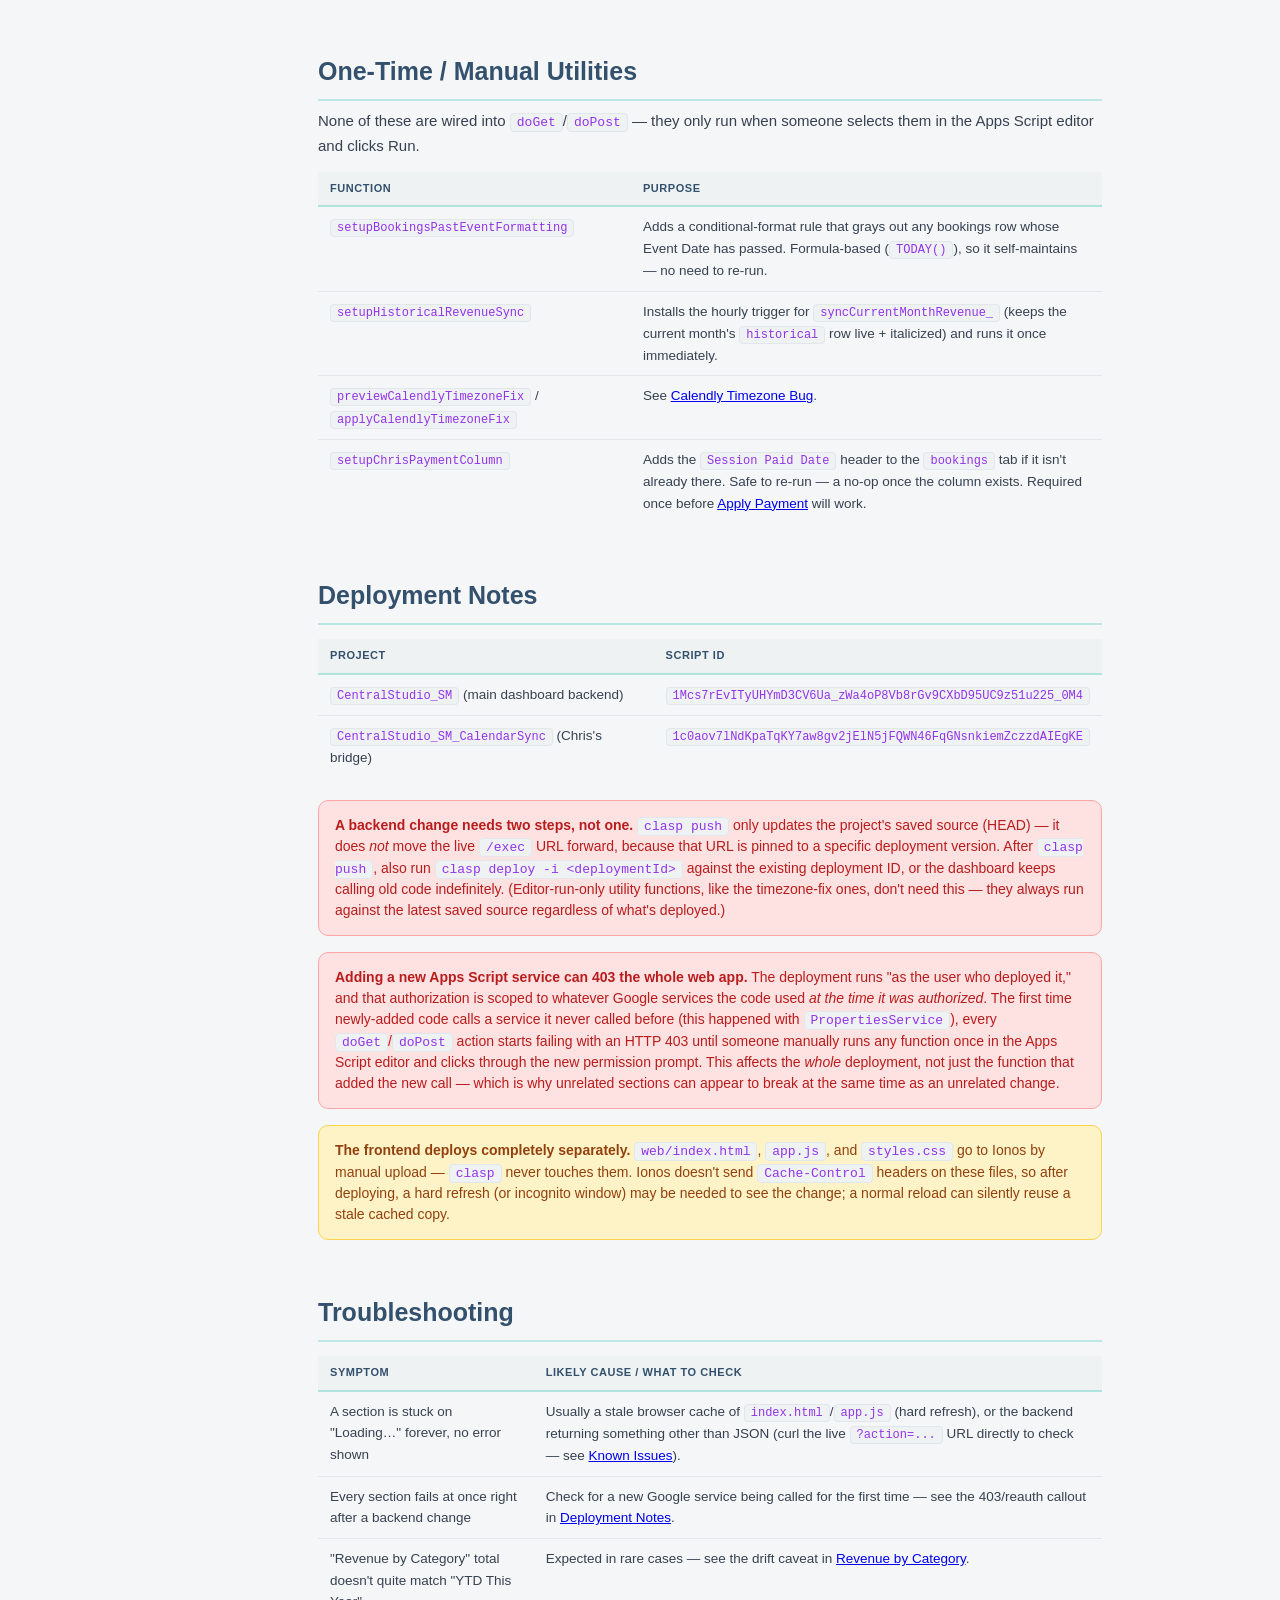
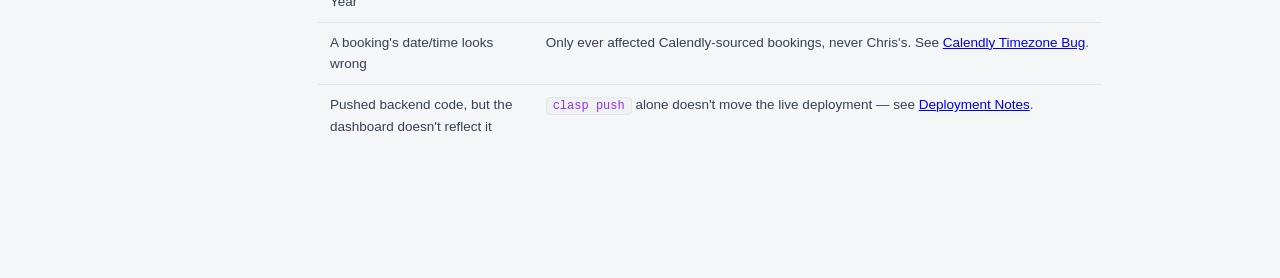
<file: web/manual.html>
<!DOCTYPE html>
<html lang="en">
<head>
<meta charset="UTF-8">
<title>Central Studio Dashboard — Manual</title>
<meta name="viewport" content="width=device-width, initial-scale=1.0">
<link rel="icon" href="icon.jpg">
<style>
:root {
  --teal: #38C4B3;
  --teal-dark: #2ea394;
  --slate: #3F6184;
  --slate-dark: #33506d;
  --bg: #f4f6f7;
  --surface: #ffffff;
  --surface2: #eef2f3;
  --text: #1f2a33;
  --muted: #6b7a85;
  --border: #e1e7ea;
  --focus: rgba(56,196,179,.25);
  --good: #157a6e; --good-bg: #e2f6f3;
  --warn: #92400e; --warn-bg: #fef3c7;
  --bad: #b91c1c; --bad-bg: #fee2e2;
  --sidebar-w: 270px;
  --header-h: 58px;
}
* { box-sizing: border-box; margin: 0; padding: 0; }
html { scroll-behavior: smooth; }
body { font-family: -apple-system, BlinkMacSystemFont, "Segoe UI", Roboto, Arial, sans-serif; background: var(--bg); color: var(--text); line-height: 1.6; }

.topbar {
  position: fixed; top: 0; left: 0; right: 0; height: var(--header-h);
  background: linear-gradient(120deg, var(--slate-dark), var(--teal-dark));
  color: #fff; display: flex; align-items: center; gap: 14px; padding: 0 22px; z-index: 200;
}
.topbar-title { font-size: 17px; font-weight: 800; }
.topbar-sub { font-size: 12px; color: rgba(255,255,255,.85); margin-left: 2px; }
.topbar-back { margin-left: auto; background: rgba(255,255,255,.15); border: 1px solid rgba(255,255,255,.3);
  color: #fff; padding: 7px 14px; border-radius: 8px; font-size: 13px; font-weight: 700; cursor: pointer; text-decoration: none; }
.topbar-back:hover { background: rgba(255,255,255,.25); }

.layout { display: flex; margin-top: var(--header-h); min-height: calc(100vh - var(--header-h)); }

.sidebar {
  width: var(--sidebar-w); flex: 0 0 var(--sidebar-w); position: sticky; top: var(--header-h);
  height: calc(100vh - var(--header-h)); overflow-y: auto; background: var(--surface);
  border-right: 1px solid var(--border); padding: 18px 0 40px;
}
.toc-group { margin-bottom: 6px; }
.toc-group-label { padding: 6px 18px 4px; font-size: 10px; font-weight: 800; letter-spacing: .1em;
  text-transform: uppercase; color: var(--teal-dark); }
.toc-link { display: block; padding: 7px 18px 7px 22px; font-size: 13px; color: var(--muted);
  text-decoration: none; border-left: 3px solid transparent; }
.toc-link:hover { color: var(--text); background: var(--surface2); }
.toc-link.toc-sub { padding-left: 34px; font-size: 12px; }

.content { flex: 1; min-width: 0; padding: 38px 48px 80px; max-width: 880px; }

.manual-section { margin-bottom: 52px; scroll-margin-top: calc(var(--header-h) + 20px); }
.section-badge { display: inline-flex; align-items: center; gap: 6px; background: rgba(56,196,179,.12);
  border: 1px solid rgba(56,196,179,.35); border-radius: 999px; padding: 4px 10px; font-size: 11px;
  font-weight: 800; letter-spacing: .06em; text-transform: uppercase; color: var(--teal-dark); margin-bottom: 10px; }
.manual-section h2 { font-size: 25px; font-weight: 800; margin-bottom: 8px; border-bottom: 2px solid rgba(56,196,179,.3); padding-bottom: 8px; color: var(--slate-dark); }
.manual-section h3 { font-size: 17px; font-weight: 800; margin: 22px 0 8px; color: var(--slate-dark); }
.manual-section p { color: #374151; margin-bottom: 12px; font-size: 15px; }
.manual-section ul, .manual-section ol { padding-left: 22px; margin-bottom: 14px; color: #374151; font-size: 15px; }
.manual-section li { margin-bottom: 5px; }
.manual-section strong { color: var(--text); }

.callout { border-radius: 10px; padding: 14px 16px; margin: 16px 0; font-size: 14px; line-height: 1.5; }
.callout.info { background: #eff6ff; border: 1px solid #bfdbfe; color: #1e40af; }
.callout.warn { background: var(--warn-bg); border: 1px solid #fcd34d; color: var(--warn); }
.callout.tip { background: var(--good-bg); border: 1px solid #99e0d3; color: var(--good); }
.callout.bad { background: var(--bad-bg); border: 1px solid #fca5a5; color: var(--bad); }
.callout strong { color: inherit; }

.manual-table { width: 100%; border-collapse: collapse; margin: 14px 0 22px; font-size: 13.5px; }
.manual-table th { text-align: left; padding: 8px 12px; background: var(--surface2);
  border-bottom: 2px solid rgba(56,196,179,.35); color: var(--slate-dark); font-size: 11px; text-transform: uppercase; letter-spacing: .05em; }
.manual-table td { padding: 9px 12px; border-bottom: 1px solid var(--border); color: #374151; vertical-align: top; }
.manual-table tr:last-child td { border-bottom: none; }

.steps { list-style: none; padding: 0; counter-reset: steps; margin: 12px 0 20px; }
.steps li { counter-increment: steps; display: flex; gap: 14px; margin-bottom: 12px; align-items: flex-start; font-size: 15px; color: #374151; }
.steps li::before { content: counter(steps); display: flex; align-items: center; justify-content: center;
  width: 26px; height: 26px; flex: 0 0 26px; background: var(--teal-dark); border-radius: 50%;
  font-size: 12px; font-weight: 800; color: #fff; margin-top: 1px; }

code { background: var(--surface2); border: 1px solid var(--border); padding: 1px 6px; border-radius: 4px;
  font-size: 13px; color: #9333ea; font-family: 'Courier New', monospace; }
.manual-table code { background: var(--surface2); border: 1px solid var(--border); padding: 1px 6px; border-radius: 4px; font-size: 12px; color: #9333ea; }

.tier-chip { display: inline-flex; align-items: center; gap: 4px; font-size: 11px; font-weight: 800; text-transform: uppercase; padding: 2px 8px; border-radius: 6px; }
.tier-chip.great { color: var(--teal-dark); background: rgba(46,163,148,.14); }
.tier-chip.okay { color: var(--slate-dark); background: rgba(63,97,132,.12); }
.tier-chip.low { color: var(--bad); background: rgba(220,38,38,.12); }
.tier-chip.neutral { color: var(--muted); background: rgba(137,135,129,.14); }

hr.divider { border: none; border-top: 1px solid var(--border); margin: 24px 0; }

@media (max-width: 900px) {
  .sidebar { display: none; }
  .content { max-width: 100%; padding: 28px 20px 60px; }
}
</style>
</head>
<body>

<div class="topbar">
  <div class="topbar-title">Central Studio</div>
  <div class="topbar-sub">Dashboard Manual</div>
  <a class="topbar-back" href="index.html">&larr; Back to Dashboard</a>
</div>

<div class="layout">
  <nav class="sidebar">
    <div class="toc-group">
      <div class="toc-group-label">Overview</div>
      <a class="toc-link" href="#overview">What This Is</a>
      <a class="toc-link" href="#key-concepts">Key Concepts</a>
    </div>

    <div class="toc-group">
      <div class="toc-group-label">Live Dashboard</div>
      <a class="toc-link" href="#needs-call">Needs a Call</a>
      <a class="toc-link" href="#vetted">Vetted Upcoming Rentals</a>
      <a class="toc-link" href="#inquiries">Website Inquiries</a>
      <a class="toc-link" href="#studio-health">Studio Health</a>
      <a class="toc-link toc-sub" href="#health-metrics">The Five Metrics</a>
      <a class="toc-link toc-sub" href="#health-tiers">Tier Thresholds</a>
      <a class="toc-link" href="#chris-payments">Chris Connelly Sessions</a>
      <a class="toc-link" href="#revenue">Revenue</a>
      <a class="toc-link toc-sub" href="#revenue-tiles">Stat Tiles &amp; Tables</a>
      <a class="toc-link toc-sub" href="#revenue-category">Revenue by Category</a>
      <a class="toc-link toc-sub" href="#revenue-charts">Gross Income Charts</a>
    </div>

    <div class="toc-group">
      <div class="toc-group-label">Chris Connelly</div>
      <a class="toc-link" href="#chris-sync">Calendar Sync</a>
    </div>

    <div class="toc-group">
      <div class="toc-group-label">Data Model</div>
      <a class="toc-link" href="#sheet-bookings">bookings tab</a>
      <a class="toc-link" href="#sheet-inquiry">inquiry tab</a>
      <a class="toc-link" href="#sheet-historical">historical tab</a>
    </div>

    <div class="toc-group">
      <div class="toc-group-label">Known Issues</div>
      <a class="toc-link" href="#tz-bug">Calendly Timezone Bug</a>
    </div>

    <div class="toc-group">
      <div class="toc-group-label">Admin Reference</div>
      <a class="toc-link" href="#api">API Actions</a>
      <a class="toc-link" href="#utilities">One-Time Utilities</a>
      <a class="toc-link" href="#deployment">Deployment Notes</a>
      <a class="toc-link" href="#troubleshooting">Troubleshooting</a>
    </div>
  </nav>

  <main class="content">

    <!-- OVERVIEW -->
    <section class="manual-section" id="overview">
      <div class="section-badge">Overview</div>
      <h2>What This Is</h2>
      <p>The Central Studio Dashboard is a live operations board for the studio's rental/booking business: who needs a call, what's coming up, open website leads, a quick "is business on pace" read, and revenue reporting. It's built from four moving pieces:</p>
      <ul>
        <li><strong>One Google Sheet</strong> is the entire database — <code>bookings</code>, <code>inquiry</code>, and <code>historical</code> tabs. Nothing else stores state.</li>
        <li><strong>One Apps Script project</strong> (<code>CentralStudio_SM</code>) is the JSON API layer the dashboard talks to. See <a href="#deployment">Deployment Notes</a> for its script ID and deployed Web App URL.</li>
        <li><strong>A second, smaller Apps Script project</strong> (<code>CentralStudio_SM_CalendarSync</code>) is a one-way bridge that copies Chris Connelly's personal-calendar studio bookings into the same Sheet — see <a href="#chris-sync">Chris Connelly</a>.</li>
        <li><strong>A static HTML/CSS/JS front end</strong> (<code>web/</code>: <code>index.html</code>, <code>app.js</code>, <code>styles.css</code>) hosted on Ionos, calling the main Apps Script's deployed Web App URL via <code>fetch()</code>.</li>
      </ul>
      <div class="callout info"><strong>No logins.</strong> Nothing here has a password or PIN — access is "know the URL." Don't post the link publicly.</div>
    </section>

    <section class="manual-section" id="key-concepts">
      <h2>Key Concepts</h2>
      <ul>
        <li><strong>The Sheet is the single source of truth.</strong> The dashboard never caches anything server-side — every load reads the live tabs fresh.</li>
        <li><strong>Columns are matched by header name, not position</strong> (<code>readRows_</code> in <code>Code.js</code>). Reordering columns on the sheet is safe; renaming a header the code depends on will break whatever reads it.</li>
        <li><strong>Every API response has the same shape:</strong> <code>{ ok: true, data: ... }</code> or <code>{ ok: false, error: "message" }</code>. Reads are <code>GET ?action=X</code>; writes are <code>POST</code> with a JSON body <code>{ action: X, ... }</code>.</li>
        <li><strong>Chris Connelly is special-cased throughout.</strong> He books via his personal Google Calendar instead of the Calendly form everyone else uses, and several behaviors are hard-coded around his email, <code>chris@chrisconnellyphotography.com</code> (the <code>CHRIS_AUTO_SYNC_EMAIL</code> constant). See <a href="#chris-sync">Chris Connelly</a>.</li>
        <li><strong>Two separate things have to be deployed independently</strong> — the Apps Script backend and the static frontend. Neither deploy step touches the other. See <a href="#deployment">Deployment Notes</a> — this has bitten us more than once.</li>
      </ul>
    </section>

    <!-- NEEDS A CALL -->
    <section class="manual-section" id="needs-call">
      <div class="section-badge">Live Dashboard</div>
      <h2>Needs a Call</h2>
      <p>Active (non-cancelled) bookings that don't have a <code>Date Called</code> yet. Each card shows the customer's name, a <strong>Regular</strong> badge if they've booked more than once before (by email), the rental date/time, when it was booked, and a tap-to-call/text phone link. Expanding a card reveals every remaining intake field (event type, payment terms, group size, lighting needs, notes, etc).</p>
      <p><strong>Mark Called</strong> stamps <code>Date Called</code> with the current time and moves the booking to <a href="#vetted">Vetted Upcoming Rentals</a>.</p>
    </section>

    <!-- VETTED UPCOMING -->
    <section class="manual-section" id="vetted">
      <h2>Vetted Upcoming Rentals</h2>
      <p>Called bookings, sorted soonest-first by event date/time. Only the next <strong>5 days</strong> show by default (a "Show N more" button reveals the rest without a second fetch — bookings with no parseable event date always sort last, into that "more" bucket).</p>
      <ul>
        <li><strong>Undo Call</strong> clears <code>Date Called</code>, sending the booking back to Needs a Call.</li>
        <li><strong>Complete &amp; Close</strong> opens a modal asking for the final payment amount. Submitting sets <code>Total Paid</code>, which removes the booking from the dashboard entirely — for everyone except Chris (next point).</li>
      </ul>
      <div class="callout info">
        <strong>Chris Connelly is the one exception.</strong> His rows get <code>Total Paid</code> pre-filled to <code>$150</code> automatically the moment the Calendar Sync creates them — before the rental has even happened. If the normal rule applied, he'd vanish from the dashboard immediately. So specifically for his email, "completed" bookings stay visible in Vetted Upcoming Rentals until the event's actual start time passes, then drop off like everyone else's.
      </div>
      <p>A booking only ever leaves the dashboard because <code>Total Paid</code> got set — a past event date alone does <em>not</em> hide it, since past bookings may still need calling or closing out.</p>
    </section>

    <!-- INQUIRIES -->
    <section class="manual-section" id="inquiries">
      <h2>Website Inquiries Needing Follow-up</h2>
      <p><code>inquiry</code> tab rows where <code>Date Contacted</code> is still blank. Each card shows name/phone/email, desired rental date, and the project description they submitted. <strong>Log Contact</strong> opens a modal with an optional note (appended with a timestamp — repeat follow-up attempts build a history rather than overwriting each other) and a choice:</p>
      <ul>
        <li><strong>Close Inquiry</strong> — sets <code>Date Contacted</code>, removing it from this list for good.</li>
        <li><strong>Leave Open for Follow-up</strong> — just logs the note/attempt timestamp and keeps it open.</li>
      </ul>
    </section>

    <!-- STUDIO HEALTH -->
    <section class="manual-section" id="studio-health">
      <div class="section-badge">Live Dashboard</div>
      <h2>Studio Health</h2>
      <p>A fast "is the business on pace" read, sitting above Revenue. Five tiles, each comparing this month's number against a baseline and scoring it. Backed by <code>getStudioHealth()</code> in <code>Code.js</code>.</p>
    </section>

    <section class="manual-section" id="health-metrics">
      <h3>The Five Metrics</h3>
      <table class="manual-table">
        <tr><th>Metric</th><th>What it counts</th><th>Baseline</th></tr>
        <tr><td><strong>Inquiries This Month</strong></td><td>Count of <code>inquiry</code> rows whose <code>Submitted At</code> falls in the current month.</td><td>Average of this year's completed months (Jan through last month) — never the in-progress current month.</td></tr>
        <tr><td><strong>Rentals This Month</strong></td><td>Count of active bookings whose <strong>Event Date</strong> falls in the current month — deliberately the same basis Revenue uses, so "rentals" and "revenue" always agree on what "this month" means.</td><td>Same year-so-far monthly average approach.</td></tr>
        <tr><td><strong>Unique Customers</strong></td><td>Distinct customers (by email, falling back to name) among active bookings with an Event Date in the current month.</td><td><strong>Last month</strong>, not a yearly average — correctly looks back across a year boundary in January.</td></tr>
        <tr><td><strong>Inquiry &rarr; Booking Rate</strong></td><td>Of this month's inquiries, the % whose email or phone also appears on an active booking (any date, not just this month) — see the caveat below.</td><td>Average of this year's completed months' rates.</td></tr>
        <tr><td><strong>Repeat Customer Rate</strong></td><td>Of this month's active bookings (by Event Date), the % from a customer with more than one booking <em>ever</em> (all-time email count).</td><td>Average of this year's completed months' rates.</td></tr>
      </table>
      <div class="callout warn">
        <strong>Conversion rate is a heuristic, not a real link.</strong> There's no shared ID between the <code>inquiry</code> and <code>bookings</code> tabs — a match is "same email or phone shows up in both," not a guaranteed causal relationship. It also structurally understates recent months: a lead from three days ago hasn't necessarily had time to book yet, so mid-month conversion numbers read low until the month has had time to play out. Cancelled bookings never count as a conversion.
      </div>
      <div class="callout warn">
        <strong>Inquiries' baseline can be misleadingly low.</strong> It was observed live at <code>0.0</code> for a month that already had real inquiries — meaning none of this year's completed months have <code>inquiry</code> rows with a valid <code>Submitted At</code> date. That could mean dated logging only started recently, or that rows get cleared out of the tab after they're closed. Worth checking directly in the sheet before trusting a "Great" rating that's being compared against an artificially-low average.
      </div>
    </section>

    <section class="manual-section" id="health-tiers">
      <h3>Tier Thresholds</h3>
      <p>Every metric is scored the same way — <code>value ÷ baseline</code> — via <code>tierFor_()</code>:</p>
      <table class="manual-table">
        <tr><th>Ratio</th><th>Tier</th><th>Shown as</th></tr>
        <tr><td>&ge; 110% of baseline</td><td><span class="tier-chip great">&#9650; Great</span></td><td>Teal left border, teal status chip</td></tr>
        <tr><td>80% – 110% of baseline</td><td><span class="tier-chip okay">&#9679; On Pace</span></td><td>Slate left border, slate status chip</td></tr>
        <tr><td>&lt; 80% of baseline</td><td><span class="tier-chip low">&#9660; Needs Attention</span></td><td>Red left border, red status chip</td></tr>
        <tr><td>No usable baseline yet (e.g. January, or too little data)</td><td><span class="tier-chip neutral">&ndash; No Data Yet</span></td><td>Gray left border, gray status chip</td></tr>
      </table>
      <p>Status is always communicated by an icon <em>and</em> text label alongside the color, never color alone.</p>
    </section>

    <!-- CHRIS CONNELLY PAYMENTS -->
    <section class="manual-section" id="chris-payments">
      <div class="section-badge">Live Dashboard</div>
      <h2>Chris Connelly Sessions</h2>
      <p>Chris doesn't pay per session — he settles up in blocks of <strong>25</strong>. This gauge, sitting between Studio Health and Revenue, tracks that separately from the <code>Total Paid</code> field Revenue reads (which is just the hardcoded $150/session bookkeeping number filled in automatically at sync time — see <a href="#chris-sync">Calendar Sync</a>). Backed by <code>getChrisPaymentStatus_()</code> in <code>Code.js</code>, and included in every <code>getData</code> response as <code>chrisPaymentStatus</code>.</p>
      <ul>
        <li><strong>Unpaid Sessions</strong> — count of Chris's active (non-cancelled) <code>bookings</code> rows where <code>Session Paid Date</code> is still blank <em>and</em> the <code>Event Date</code> has already passed. Same "is this Chris" rule the revenue category cards use (<code>categorizeBooking_()</code>), so the two never disagree about what counts as one of his sessions. A future booking doesn't count as owed yet, even if unpaid — he hasn't shown up for it. Rows with no parseable <code>Event Date</code> are excluded too, since there's no way to confirm they're in the past.</li>
        <li><strong>The gauge bar</strong> fills 0&ndash;25 and visually caps at a full bar once unpaid hits the block size &mdash; but the number above it keeps counting past 25, since Chris can keep booking while an invoice is outstanding. A tick mark on the bar flags 15, the usual invoice point.</li>
        <li><strong>Color tiers:</strong> teal under 15, amber 15&ndash;24 (invoice territory), red at 25+ (a full block or more owed).</li>
        <li><strong>Apply Payment &mdash; Oldest 25</strong> opens a confirmation modal, then stamps today's date into <code>Session Paid Date</code> on the oldest unpaid, already-happened sessions by <strong>Event Date</strong>, up to one block of 25 (fewer if less than 25 qualify). Disabled when nothing qualifies.</li>
      </ul>
      <div class="callout warn">
        <strong>Requires a one-time setup step.</strong> The <code>Session Paid Date</code> column doesn't exist on the <code>bookings</code> tab until <code>setupChrisPaymentColumn()</code> is run once from the Apps Script editor (see <a href="#utilities">One-Time / Manual Utilities</a>). Until then every session reads as unpaid, and clicking Apply Payment will error.
      </div>
    </section>

    <!-- REVENUE -->
    <section class="manual-section" id="revenue">
      <div class="section-badge">Live Dashboard</div>
      <h2>Revenue</h2>
      <p>Backed by <code>getRevenueStats()</code>. "Revenue" always means <strong>Total Paid, summed by Event Date's month</strong> — never Date Booked.</p>
    </section>

    <section class="manual-section" id="revenue-tiles">
      <h3>Stat Tiles &amp; Tables</h3>
      <ul>
        <li><strong>YTD This Year</strong>, <strong>Avg / Month</strong> (with last year's monthly average as a subvalue), <strong>Last Year Total</strong>, <strong>YTD vs Last Year</strong> (dollar diff + %, colored gain/loss).</li>
        <li><strong>Monthly table:</strong> This Year, % of Previous Month, % of Last Year's Average, Last Year, % Change — current month row highlighted.</li>
        <li><strong>Quarterly table:</strong> This Year vs Last Year vs % Change, by quarter.</li>
      </ul>
      <p>All of this comes from the <a href="#sheet-historical"><code>historical</code> tab</a>, not live bookings — see that section for why, and for a known small-drift caveat between this and the category cards below.</p>
    </section>

    <section class="manual-section" id="revenue-category">
      <h3>Revenue by Category</h3>
      <p>Three cards plus a donut chart, always summing to the same total. Computed <strong>live from the <code>bookings</code> tab</strong> (not <code>historical</code>) via <code>categorizeBooking_()</code>:</p>
      <table class="manual-table">
        <tr><th>Category</th><th>Rule</th></tr>
        <tr><td><strong>Chris Connelly</strong></td><td><code>Invitee Name</code> equals "Chris Connelly" (trimmed, case-insensitive).</td></tr>
        <tr><td><strong>Monster Productions</strong></td><td><code>Event Type</code> equals "Monster Productions Shoot" (trimmed, case-insensitive).</td></tr>
        <tr><td><strong>Studio Rentals</strong></td><td>Everything else — the residual bucket.</td></tr>
      </table>
      <div class="callout warn">
        <strong>Can drift slightly from "YTD This Year."</strong> The category cards read <code>bookings</code> live; the YTD stat tile reads the frozen <code>historical</code> tab. If a booking's <code>Total Paid</code> gets filled in <em>after</em> its month has already closed out in <code>historical</code> (a late payment logged weeks later, say), the category total for that month will reflect it and the historical YTD figure won't, until someone re-syncs or manually edits <code>historical</code>.
      </div>
    </section>

    <section class="manual-section" id="revenue-charts">
      <h3>Gross Income Charts</h3>
      <p><strong>Gross Income</strong> — four lines over the current calendar year, all built from data already in <code>getRevenueStats()</code> (no extra backend calls):</p>
      <ul>
        <li><strong>This Year</strong> (solid blue) — stops at the current, in-progress month. Future months are never drawn as a fabricated <code>$0</code>; the frontend nulls out any month past "now" before charting, even if the sheet happens to hold a placeholder <code>$0</code> row for it.</li>
        <li><strong>Last Year</strong> (dashed gray) — the full prior year, since it's fully closed out.</li>
        <li><strong>Trend</strong> (dotted red) — a linear regression fit to this year's known months only.</li>
        <li><strong>Last Year Avg</strong> (solid green, direct end-label "LY Avg") — flat reference line.</li>
      </ul>
      <p><strong>Monthly Gross Since Opening</strong> — the full <code>historical</code> tab from the earliest row to the current month (also excludes not-yet-reached months), solid blue actual + dotted blue trend line, with x-axis labels thinned out to whatever fits without overlapping.</p>
      <div class="callout tip">Both charts have a hover crosshair + tooltip showing every series' value for that month — nothing is hidden behind hover-only; the same numbers are in the tables above.</div>
    </section>

    <!-- CHRIS CONNELLY -->
    <section class="manual-section" id="chris-sync">
      <div class="section-badge">Chris Connelly</div>
      <h2>Calendar Sync</h2>
      <p>Chris books his own studio time directly on his personal Google Calendar instead of using the Calendly form everyone else goes through. A separate Apps Script project, <code>CentralStudio_SM_CalendarSync</code>, is the bridge — see <a href="#deployment">Deployment Notes</a> for its script ID.</p>
      <ol>
        <li><strong>Looks 6 months ahead</strong> on Chris's calendar (<code>chris@chrisconnellyphotography.com</code>) every time it runs.</li>
        <li><strong>Filters by address, not title</strong> — only events whose Location field contains <code>1095</code> (the studio's street number) get synced, so his personal appointments are never copied over.</li>
        <li><strong>Skips already-synced bookings</strong> by matching on the source event's ID (stamped invisibly in the business event's description), not its title — so a booking Chris renamed or moved is still recognized.</li>
        <li><strong>Creates a business-calendar event</strong> plus one <code>bookings</code> row: <code>Invitee Name</code> = "Chris Connelly", <code>Invitee Email</code> = his address (which also makes the "Regular" badge work automatically), <code>Event Type</code> hardcoded to "4 Hour - Studio Rental", <code>Event Date</code> = the real event start time, <code>Date Called</code> = "N/A" (keeps it out of Needs a Call), <code>Total Paid</code> hardcoded to <code>150</code>, <code>Booking Status</code> = "Upcoming". If the booking was already synced and Chris later renamed/moved it, the existing business event (and its sheet row's date) are updated instead.</li>
        <li><strong>Checks for cancellations hourly.</strong> His policy: cancel 72+ hours out and it's really cancelled (event + sheet row deleted); cancel with less notice and he's still billed, so the record is deliberately left alone.</li>
      </ol>
      <div class="callout warn">
        <strong>Known constraints:</strong> no error alerts if anything fails partway; one-directional only (business calendar is never read back into Chris's calendar); <code>Event Type</code> and the <code>$150</code> price are both hardcoded regardless of what actually happened; cancellation auto-detection needs a Source Event ID — new syncs always have one, and the older backlog is covered once <code>backfillSourceEventIds()</code> has been run (anything it can't match is handled by the one-time <code>previewChrisOrphanCleanup()</code> / <code>applyChrisOrphanCleanup()</code>); a genuine 72+ hour cancellation <strong>permanently deletes</strong> the sheet row — unlike a normal Calendly cancellation, there's no "cancelled" record left behind.
      </div>
    </section>

    <!-- DATA MODEL -->
    <section class="manual-section" id="sheet-bookings">
      <div class="section-badge">Data Model</div>
      <h2><code>bookings</code> tab</h2>
      <p>One row per rental. Non-cancelled = <code>Booking Status</code> doesn't contain "cancel" (case-insensitive).</p>
      <table class="manual-table">
        <tr><th>Column</th><th>Used for</th></tr>
        <tr><td><code>Invitee Name</code> / <code>Invitee Email</code> / <code>Phone</code></td><td>Identity, "Regular" detection (repeat email), Chris/Calendly special-casing, category attribution.</td></tr>
        <tr><td><code>Date Booked</code></td><td>Displayed only — "Booked {date}" on cards. Was also affected by the <a href="#tz-bug">timezone bug</a>.</td></tr>
        <tr><td><code>Event Date</code></td><td>The one field almost everything hangs off: rental date/time display, sort order, Revenue month bucketing, Studio Health's rentals/unique-customers/repeat-rate, category attribution's date filter.</td></tr>
        <tr><td><code>Event Type</code></td><td>Displayed, and drives the "Monster Productions" revenue category.</td></tr>
        <tr><td><code>Date Called</code></td><td>Truthy = in Vetted Upcoming Rentals; blank = Needs a Call. Chris's rows get <code>"N/A"</code> at sync time.</td></tr>
        <tr><td><code>Total Paid</code></td><td>Truthy = "completed," normally removes the booking from the dashboard. Also what Revenue sums.</td></tr>
        <tr><td><code>Booking Status</code></td><td>Contains "cancel" &rarr; excluded from every active-booking calculation everywhere.</td></tr>
        <tr><td><code>Session Paid Date</code></td><td>Chris-only. Blank = counted as unpaid by the <a href="#chris-payments">Chris Connelly Sessions</a> gauge; set by <strong>Apply Payment</strong>. Must be added to the sheet first via <code>setupChrisPaymentColumn()</code> &mdash; unrelated to <code>Total Paid</code>, which is a separate, always-hardcoded $150 bookkeeping figure.</td></tr>
        <tr><td><code>Booking ID</code></td><td>Permanent ID (e.g. <code>CS-3F9A0C12B7</code>) that check-in links, guest check-ins and the dashboard's Mark Called / Complete &amp; Close buttons use to find the booking &mdash; so sorting the tab or inserting/deleting rows is safe. Column is created and filled in automatically on every dashboard load; never type, edit or copy/paste these values (a pasted duplicate makes that booking's actions refuse until one is cleared).</td></tr>
        <tr><td>Amount Paid, Payment Terms, Group Over 8, Type of Work, Lighting Equipment, Needs House Photographer, Been to Studio Before, First Time Renting, Total Price Quoted, Anything We Need to Know, Notes</td><td>Intake detail, shown in the expanded card view only. Not populated for Chris's synced rows (no Calendly form for him).</td></tr>
      </table>
    </section>

    <section class="manual-section" id="sheet-inquiry">
      <h2><code>inquiry</code> tab</h2>
      <p>One row per website lead. The <code>data__</code> prefix on several columns suggests these arrive through a generic webhook-parsing step (e.g. a Zapier "Catch Hook" style integration) rather than a native Calendly connection.</p>
      <table class="manual-table">
        <tr><th>Column</th><th>Used for</th></tr>
        <tr><td><code>data__Name</code> / <code>data__Phone Number</code> / <code>data__Email</code></td><td>Contact info shown on inquiry cards; email/phone also feed Studio Health's conversion-rate matching.</td></tr>
        <tr><td><code>data__Desired Rental Date</code> / <code>data__Project Description</code></td><td>Displayed on the card.</td></tr>
        <tr><td><code>Submitted At</code></td><td>Month bucketing for Studio Health's inquiry count and conversion rate.</td></tr>
        <tr><td><code>Date Contacted</code></td><td>Truthy &rarr; closed, drops off Website Inquiries Needing Follow-up.</td></tr>
        <tr><td><code>Notes</code> / <code>Last Contact Attempt</code></td><td>Append-only note log + timestamp of the most recent follow-up attempt, written by "Log Contact."</td></tr>
      </table>
    </section>

    <section class="manual-section" id="sheet-historical">
      <h2><code>historical</code> tab</h2>
      <p>Two columns: <code>Month</code> (e.g. <code>Aug-26</code>) and <code>Revenue</code>. One row per calendar month — this is what all the top-level Revenue numbers and both Gross Income charts read from, <strong>not</strong> a live query of <code>bookings</code>.</p>
      <ul>
        <li><strong>Why it exists:</strong> past months are frozen snapshots so they don't silently shift as old bookings data changes, and so the dashboard doesn't have to re-scan every booking ever made on every load.</li>
        <li><strong>The current month auto-syncs hourly</strong> (<code>syncCurrentMonthRevenue_</code>, installed by the one-time <code>setupHistoricalRevenueSync</code>): it recomputes that row's total live from <code>bookings</code> and shows it in <em>italics</em> on the dashboard as a "still moving" flag. Every other row gets reset to normal font.</li>
        <li><strong>A parsing quirk to know about:</strong> a label like <code>Sep-26</code> gets silently misread by Sheets as "month, day-of-month" (no year) rather than "month, two-digit year," and auto-converted to a Date with some unrelated year. <code>parseHistoricalMonth_()</code> works around this by recovering the real year from the day-of-month digits it lands on instead of trusting <code>getFullYear()</code>.</li>
      </ul>
    </section>

    <!-- KNOWN ISSUES -->
    <section class="manual-section" id="tz-bug">
      <div class="section-badge">Known Issue</div>
      <h2>Calendly Timezone Bug</h2>
      <p>Calendly bookings (everyone except Chris) arrive via a <strong>Zap</strong> that writes the Calendly start time straight into the sheet without converting it from UTC first. Google Sheets has no way to know the number it's looking at is UTC — it just reads e.g. <code>18:00:00</code> as if it were already 6:00 PM <em>America/New_York</em>, when it actually meant 6:00 PM UTC (2:00 PM Eastern during EDT). Every Calendly-sourced <code>Event Date</code> and <code>Date Booked</code> ends up shifted by a fixed few hours. Chris's rows are unaffected — his come from the Calendar API as real timezone-aware instants, never an unconverted string.</p>

      <div class="callout bad">
        <strong>The Zap itself still needs fixing.</strong> A one-time backfill (below) corrects rows already sitting in the sheet, but it does nothing for new bookings. Add a <strong>Formatter by Zapier &rarr; Date/Time</strong> step between the Calendly trigger and the Google Sheets action that converts the start-time field <strong>from UTC to America/New_York</strong>, and make sure the Sheets step's <code>Event Date</code> (and <code>Date Booked</code>, if it's also sourced from Calendly) is mapped from that converted output — not the raw Calendly field.
      </div>

      <h3>The One-Time Backfill</h3>
      <p><code>Code.js</code> has two functions for correcting rows already in the sheet, meant to be run manually from the Apps Script editor:</p>
      <table class="manual-table">
        <tr><th>Function</th><th>What it does</th></tr>
        <tr><td><code>previewCalendlyTimezoneFix()</code></td><td><strong>Run this first.</strong> Logs every change it would make (old time &rarr; new time, per row) without writing anything.</td></tr>
        <tr><td><code>applyCalendlyTimezoneFix()</code></td><td>Writes the corrected <code>Event Date</code> and <code>Date Booked</code> values. Skips Chris's rows. Refuses to run a second time (guarded by a <code>calendlyTzFixAppliedAt</code> script property) so an accidental re-click can't shift already-corrected rows again.</td></tr>
      </table>
      <p>The correction itself (<code>reinterpretEasternDigitsAsUtc_</code>) reads the wrong stored instant's <em>Eastern wall-clock digits</em> — that's the original UTC value Calendly sent, carried through unconverted — and rebuilds a new instant treating those same digits as UTC. This is DST-safe automatically with no manual 4-vs-5-hour table, because <code>Utilities.formatDate</code> already applies the correct rule for whatever date each row falls on.</p>

      <div class="callout info">
        <strong>How this was diagnosed</strong> (worth knowing for the next weird-data report): pasting the live <code>?action=...</code> URLs directly (bypassing the dashboard/browser entirely) is the fastest way to tell a backend problem from a frontend one. A stuck-on-"Loading…" section with no visible error usually means either the API is erroring (check the raw response) or the browser is holding a stale cached copy of <code>index.html</code>/<code>app.js</code> (hard refresh / incognito rules that out).
      </div>
    </section>

    <!-- ADMIN REFERENCE -->
    <section class="manual-section" id="api">
      <div class="section-badge">Admin Reference</div>
      <h2>API Actions</h2>
      <table class="manual-table">
        <tr><th>Method</th><th>Action</th><th>Returns</th></tr>
        <tr><td>GET</td><td><code>getData</code></td><td>Needs a Call, Vetted Upcoming Rentals, Website Inquiries.</td></tr>
        <tr><td>GET</td><td><code>getRevenue</code></td><td>Stat tiles, monthly/quarterly tables, revenue by category, both Gross Income chart datasets.</td></tr>
        <tr><td>GET</td><td><code>getStudioHealth</code></td><td>The five Studio Health tiles.</td></tr>
        <tr><td>POST</td><td><code>toggleBookingCalled</code></td><td>Sets/clears <code>Date Called</code>. Body: <code>{ row, value }</code>.</td></tr>
        <tr><td>POST</td><td><code>completeBooking</code></td><td>Sets <code>Total Paid</code>. Body: <code>{ row, amount }</code>.</td></tr>
        <tr><td>POST</td><td><code>updateInquiry</code></td><td>Appends a note and/or sets <code>Date Contacted</code>. Body: <code>{ row, note, close }</code>.</td></tr>
        <tr><td>POST</td><td><code>applyChrisPayment</code></td><td>Stamps today's date into <code>Session Paid Date</code> on the oldest unpaid Chris sessions, up to one block of 25. No body.</td></tr>
      </table>
    </section>

    <section class="manual-section" id="utilities">
      <h2>One-Time / Manual Utilities</h2>
      <p>None of these are wired into <code>doGet</code>/<code>doPost</code> — they only run when someone selects them in the Apps Script editor and clicks Run.</p>
      <table class="manual-table">
        <tr><th>Function</th><th>Purpose</th></tr>
        <tr><td><code>setupBookingsPastEventFormatting</code></td><td>Adds a conditional-format rule that grays out any bookings row whose Event Date has passed. Formula-based (<code>TODAY()</code>), so it self-maintains — no need to re-run.</td></tr>
        <tr><td><code>setupHistoricalRevenueSync</code></td><td>Installs the hourly trigger for <code>syncCurrentMonthRevenue_</code> (keeps the current month's <code>historical</code> row live + italicized) and runs it once immediately.</td></tr>
        <tr><td><code>previewCalendlyTimezoneFix</code> / <code>applyCalendlyTimezoneFix</code></td><td>See <a href="#tz-bug">Calendly Timezone Bug</a>.</td></tr>
        <tr><td><code>setupChrisPaymentColumn</code></td><td>Adds the <code>Session Paid Date</code> header to the <code>bookings</code> tab if it isn't already there. Safe to re-run — a no-op once the column exists. Required once before <a href="#chris-payments">Apply Payment</a> will work.</td></tr>
      </table>
    </section>

    <section class="manual-section" id="deployment">
      <h2>Deployment Notes</h2>
      <table class="manual-table">
        <tr><th>Project</th><th>Script ID</th></tr>
        <tr><td><code>CentralStudio_SM</code> (main dashboard backend)</td><td><code>1Mcs7rEvITyUHYmD3CV6Ua_zWa4oP8Vb8rGv9CXbD95UC9z51u225_0M4</code></td></tr>
        <tr><td><code>CentralStudio_SM_CalendarSync</code> (Chris's bridge)</td><td><code>1c0aov7lNdKpaTqKY7aw8gv2jElN5jFQWN46FqGNsnkiemZczzdAIEgKE</code></td></tr>
      </table>
      <div class="callout bad">
        <strong>A backend change needs two steps, not one.</strong> <code>clasp push</code> only updates the project's saved source (HEAD) — it does <em>not</em> move the live <code>/exec</code> URL forward, because that URL is pinned to a specific deployment version. After <code>clasp push</code>, also run <code>clasp deploy -i &lt;deploymentId&gt;</code> against the existing deployment ID, or the dashboard keeps calling old code indefinitely. (Editor-run-only utility functions, like the timezone-fix ones, don't need this — they always run against the latest saved source regardless of what's deployed.)
      </div>
      <div class="callout bad">
        <strong>Adding a new Apps Script service can 403 the whole web app.</strong> The deployment runs "as the user who deployed it," and that authorization is scoped to whatever Google services the code used <em>at the time it was authorized</em>. The first time newly-added code calls a service it never called before (this happened with <code>PropertiesService</code>), every <code>doGet</code>/<code>doPost</code> action starts failing with an HTTP 403 until someone manually runs any function once in the Apps Script editor and clicks through the new permission prompt. This affects the <em>whole</em> deployment, not just the function that added the new call — which is why unrelated sections can appear to break at the same time as an unrelated change.
      </div>
      <div class="callout warn">
        <strong>The frontend deploys completely separately.</strong> <code>web/index.html</code>, <code>app.js</code>, and <code>styles.css</code> go to Ionos by manual upload — <code>clasp</code> never touches them. Ionos doesn't send <code>Cache-Control</code> headers on these files, so after deploying, a hard refresh (or incognito window) may be needed to see the change; a normal reload can silently reuse a stale cached copy.
      </div>
    </section>

    <section class="manual-section" id="troubleshooting">
      <h2>Troubleshooting</h2>
      <table class="manual-table">
        <tr><th>Symptom</th><th>Likely cause / what to check</th></tr>
        <tr><td>A section is stuck on "Loading…" forever, no error shown</td><td>Usually a stale browser cache of <code>index.html</code>/<code>app.js</code> (hard refresh), or the backend returning something other than JSON (curl the live <code>?action=...</code> URL directly to check — see <a href="#tz-bug">Known Issues</a>).</td></tr>
        <tr><td>Every section fails at once right after a backend change</td><td>Check for a new Google service being called for the first time — see the 403/reauth callout in <a href="#deployment">Deployment Notes</a>.</td></tr>
        <tr><td>"Revenue by Category" total doesn't quite match "YTD This Year"</td><td>Expected in rare cases — see the drift caveat in <a href="#revenue-category">Revenue by Category</a>.</td></tr>
        <tr><td>A booking's date/time looks wrong</td><td>Only ever affected Calendly-sourced bookings, never Chris's. See <a href="#tz-bug">Calendly Timezone Bug</a>.</td></tr>
        <tr><td>Pushed backend code, but the dashboard doesn't reflect it</td><td><code>clasp push</code> alone doesn't move the live deployment — see <a href="#deployment">Deployment Notes</a>.</td></tr>
      </table>
    </section>

  </main>
</div>
</body>
</html>
</file>
<file: web/styles.css>
:root {
  --teal: #38C4B3;
  --teal-dark: #2ea394;
  --slate: #3F6184;
  --slate-dark: #33506d;
  --bg: #f4f6f7;
  --card-bg: #ffffff;
  --text: #1f2a33;
  --text-muted: #6b7a85;
  --border: #e1e7ea;
  --danger: #dc2626;
  --radius: 12px;
  --gain: #2ea394;
  --loss: #dc2626;
  --cat-chris: #38C4B3;
  --cat-monster: #eb6834;
  --cat-rentals: #4a3aa7;
  --chart-thisyear: #2a78d6;
  --chart-lastyear: #6b7a85;
  --chart-trend: #dc2626;
  --chart-avg: #1baf7a;
  --health-great: #2ea394;
  --health-okay: #3F6184;
  --health-low: #dc2626;
  --health-neutral: #898781;
  --gauge-safe: #2ea394;
  --gauge-warn: #c07f00;
  --gauge-danger: #dc2626;
}

* { box-sizing: border-box; }

body {
  margin: 0;
  font-family: 'Montserrat', -apple-system, BlinkMacSystemFont, "Segoe UI", Roboto, Arial, sans-serif;
  background: var(--bg);
  color: var(--text);
  -webkit-font-smoothing: antialiased;
}

#app { max-width: 720px; margin: 0 auto; padding: 0 16px 48px; }

#dashboardGrid { display: block; }

@media (min-width: 900px) {
  #app { max-width: 1600px; }
  #dashboardGrid {
    display: grid;
    grid-template-columns: minmax(0, 680px) minmax(480px, 1fr);
    gap: 32px;
    align-items: start;
  }
}

header {
  display: flex;
  align-items: center;
  flex-wrap: wrap;
  gap: 10px 16px;
  padding: 18px 0 16px;
  margin-bottom: 20px;
  border-bottom: 3px solid var(--teal);
}

.brand-logo {
  height: 42px;
  width: auto;
  display: block;
}

h1 {
  font-size: 18px;
  font-weight: 600;
  text-transform: uppercase;
  letter-spacing: 0.06em;
  color: var(--slate);
  margin: 0;
  flex: 1 1 auto;
}

.timestamp {
  font-size: 12px;
  color: var(--text-muted);
  width: 100%;
  order: 3;
}

.refresh-btn {
  background: var(--teal);
  color: #fff;
  border: none;
  border-radius: 8px;
  padding: 10px 18px;
  font-family: 'Montserrat', sans-serif;
  font-size: 13px;
  font-weight: 600;
  text-transform: uppercase;
  letter-spacing: 0.04em;
  cursor: pointer;
}
.refresh-btn:active { background: var(--teal-dark); }

#pageFooter {
  display: flex;
  justify-content: center;
  padding: 24px 16px 32px;
}
#pageFooter .refresh-btn {
  display: inline-block;
  text-decoration: none;
  text-align: center;
}

.loading, .error-box {
  text-align: center;
  padding: 32px 16px;
  color: var(--text-muted);
}
.error-box { color: var(--danger); font-weight: 600; }

section { margin-bottom: 28px; }

h2 {
  font-size: 14px;
  font-weight: 600;
  text-transform: uppercase;
  letter-spacing: 0.06em;
  color: var(--slate);
  margin: 0 0 10px;
  padding-left: 10px;
  border-left: 4px solid var(--teal);
  display: flex;
  align-items: center;
  gap: 8px;
}

.count {
  background: var(--slate);
  color: #fff;
  border-radius: 999px;
  padding: 2px 9px;
  font-size: 11px;
  font-weight: 600;
}

.card-list { display: flex; flex-direction: column; gap: 10px; }

.empty-note {
  color: var(--text-muted);
  font-size: 14px;
  padding: 12px 0;
}

.card {
  background: var(--card-bg);
  border: 1px solid var(--border);
  border-left: 4px solid var(--border);
  border-radius: var(--radius);
  padding: 14px 16px;
  box-shadow: 0 1px 2px rgba(63,97,132,0.05);
}

.card-top {
  display: flex;
  justify-content: space-between;
  align-items: flex-start;
  gap: 10px;
}

.card-name {
  font-weight: 600;
  font-size: 16px;
  font-family: 'Montserrat', sans-serif;
}

.badge {
  display: inline-block;
  font-size: 10px;
  font-weight: 600;
  text-transform: uppercase;
  letter-spacing: 0.04em;
  border-radius: 999px;
  padding: 3px 8px;
  margin-left: 6px;
  background: var(--slate);
  color: #fff;
  vertical-align: middle;
}

.checkin-status-badge {
  cursor: pointer;
}

.badge-checkin-done {
  background: var(--gain);
}

.badge-checkin-pending {
  background: var(--gauge-warn);
}

.checkin-guest-list {
  margin: 0;
  padding-left: 18px;
  font-size: 13px;
}

.checkin-guest-list li {
  margin-bottom: 4px;
}

.card-date {
  font-size: 13px;
  font-weight: 600;
  color: var(--teal-dark);
  white-space: nowrap;
}

.card-meta {
  font-size: 13px;
  color: var(--text-muted);
  margin-top: 4px;
  line-height: 1.5;
}

.card-meta a { color: var(--text-muted); }

.card-notes {
  font-size: 13px;
  margin-top: 8px;
  color: var(--text);
  background: var(--bg);
  border-radius: 8px;
  padding: 8px 10px;
}

.card-actions {
  margin-top: 12px;
  display: flex;
  flex-wrap: wrap;
  gap: 8px;
}

.action-btn {
  flex: 1 1 auto;
  min-width: 120px;
  border: none;
  border-radius: 8px;
  padding: 12px 10px;
  font-family: 'Montserrat', sans-serif;
  font-size: 13px;
  font-weight: 600;
  text-transform: uppercase;
  letter-spacing: 0.04em;
  cursor: pointer;
  text-align: center;
  text-decoration: none;
  display: inline-block;
}

.action-btn.call {
  background: var(--teal);
  color: #fff;
}
.action-btn.call:active { background: var(--teal-dark); }

.action-btn.undo {
  background: var(--bg);
  color: var(--slate);
  border: 1px solid var(--border);
}

.action-btn:disabled {
  opacity: 0.6;
  cursor: default;
}

.called-note {
  font-size: 12px;
  color: var(--teal-dark);
  font-weight: 600;
  margin-top: 6px;
  text-transform: uppercase;
  letter-spacing: 0.03em;
}

/* Check-in page */

#app.checkin-app { max-width: 480px; }

.checkin-summary {
  background: var(--card-bg);
  border: 1px solid var(--border);
  border-radius: var(--radius);
  padding: 14px 16px;
  margin-bottom: 18px;
}

.checkin-summary-name { font-size: 18px; font-weight: 700; }
.checkin-summary-date { font-size: 14px; color: var(--text-muted); margin-top: 2px; }

.checkin-last-note {
  background: #eaf6f4;
  border: 1px solid var(--teal);
  color: var(--teal-dark);
  border-radius: var(--radius);
  padding: 10px 14px;
  font-size: 13px;
  font-weight: 600;
  margin-bottom: 18px;
}

.checkin-grid {
  display: grid;
  grid-template-columns: 1fr 1fr;
  gap: 14px;
}

.checkin-tile {
  background: var(--card-bg);
  border: 1px solid var(--border);
  border-radius: var(--radius);
  padding: 10px;
  display: flex;
  flex-direction: column;
  align-items: center;
  gap: 8px;
}

.checkin-tile-label {
  font-size: 12px;
  font-weight: 600;
  text-align: center;
  color: var(--text);
}

.checkin-tile-inner {
  width: 100%;
  aspect-ratio: 4 / 3;
  border-radius: 8px;
  overflow: hidden;
  position: relative;
  cursor: pointer;
  background: var(--bg);
  display: flex;
  align-items: center;
  justify-content: center;
}

.checkin-tile-inner.is-empty {
  border: 2px dashed var(--border);
  color: var(--text-muted);
}

.checkin-tile-placeholder {
  display: flex;
  flex-direction: column;
  align-items: center;
  gap: 6px;
  font-size: 12px;
  color: var(--text-muted);
}

.checkin-thumb {
  width: 100%;
  height: 100%;
  object-fit: cover;
  display: block;
}

.checkin-tile-overlay {
  position: absolute;
  inset: 0;
  background: rgba(31, 42, 51, 0.55);
  color: #fff;
  font-size: 13px;
  font-weight: 600;
  display: flex;
  align-items: center;
  justify-content: center;
  text-align: center;
}

.checkin-tile-overlay-error { background: rgba(220, 38, 38, 0.6); }

.checkin-tile-inner.is-success { border: 2px solid var(--teal); }
.checkin-tile-inner.is-error { border: 2px solid var(--danger); }
.checkin-tile-inner.is-onfile { border: 2px dashed var(--slate); color: var(--slate); }

.checkin-tile-status {
  display: flex;
  flex-wrap: wrap;
  align-items: center;
  justify-content: center;
  gap: 6px;
  min-height: 20px;
  font-size: 12px;
}

.checkin-status-ok {
  color: var(--teal-dark);
  font-weight: 600;
  text-transform: uppercase;
  letter-spacing: 0.03em;
}

.checkin-status-fail {
  color: var(--danger);
  font-weight: 600;
  text-align: center;
}

.checkin-status-onfile {
  color: var(--slate);
  font-weight: 600;
  text-transform: uppercase;
  letter-spacing: 0.03em;
}

.checkin-retake-btn,
.checkin-retry-btn {
  border: 1px solid var(--border);
  background: var(--bg);
  color: var(--slate);
  border-radius: 6px;
  padding: 4px 8px;
  font-size: 11px;
  font-weight: 600;
  cursor: pointer;
}

.checkin-add-id-btn {
  display: block;
  width: 100%;
  margin-top: 14px;
}

.checkin-done-banner {
  margin-top: 20px;
  background: var(--card-bg);
  border: 1px solid var(--teal);
  color: var(--teal-dark);
  border-radius: var(--radius);
  padding: 14px 16px;
  font-weight: 600;
  text-align: center;
}

.checkin-waiver-section {
  margin-top: 24px;
  background: var(--card-bg);
  border: 1px solid var(--border);
  border-radius: var(--radius);
  padding: 16px;
}

.checkin-guest-link-section {
  margin-top: 24px;
  background: var(--card-bg);
  border: 1px dashed var(--border);
  border-radius: var(--radius);
  padding: 16px;
}

.checkin-guest-link-text {
  font-size: 13px;
  color: var(--text-muted);
  margin: 0 0 12px;
}

.checkin-guest-link-fallback {
  display: flex;
  gap: 8px;
  margin-top: 10px;
}
.checkin-guest-link-fallback .modal-input { flex: 1; font-size: 12px; }

.checkin-section-title {
  font-size: 16px;
  margin: 0 0 12px;
}

.checkin-waiver-text {
  max-height: 260px;
  overflow-y: auto;
  border: 1px solid var(--border);
  border-radius: 8px;
  padding: 12px 14px;
  margin-bottom: 16px;
  background: var(--bg);
  font-size: 13px;
  line-height: 1.5;
  color: var(--text);
}

.checkin-waiver-text h3 {
  font-size: 13px;
  text-transform: uppercase;
  letter-spacing: 0.03em;
  color: var(--slate);
  margin: 16px 0 6px;
}
.checkin-waiver-text h3:first-child { margin-top: 0; }
.checkin-waiver-text p { margin: 0 0 10px; }
.checkin-waiver-text ul { margin: 0 0 10px; padding-left: 20px; }
.checkin-waiver-text li { margin-bottom: 4px; }

.checkin-field { margin-bottom: 14px; }

.checkin-field-row {
  display: flex;
  gap: 10px;
  margin-bottom: 14px;
}
.checkin-field-row .checkin-field { margin-bottom: 0; flex: 2 1 0; }
.checkin-field-row .checkin-field-narrow { flex: 1 1 0; }

.checkin-services-list {
  margin: 6px 0 0;
  padding-left: 20px;
  font-size: 13px;
  color: var(--text);
}
.checkin-services-list li { margin-bottom: 4px; }

.checkin-sig-wrap {
  position: relative;
  border: 2px dashed var(--border);
  border-radius: 8px;
  background: var(--bg);
  overflow: hidden;
}

.checkin-sig-canvas {
  display: block;
  width: 100%;
  height: 160px;
  touch-action: none;
  cursor: crosshair;
  user-select: none;
}

.checkin-sig-placeholder {
  position: absolute;
  inset: 0;
  display: flex;
  align-items: center;
  justify-content: center;
  color: var(--text-muted);
  font-size: 13px;
  pointer-events: none;
}

.checkin-sig-clear {
  margin-top: 8px;
  border: 1px solid var(--border);
  background: var(--bg);
  color: var(--slate);
  border-radius: 6px;
  padding: 6px 10px;
  font-size: 12px;
  font-weight: 600;
  cursor: pointer;
}

.checkin-sig-agree {
  font-size: 12px;
  color: var(--text-muted);
  margin: 10px 0 0;
}

.checkin-complete-btn {
  display: block;
  width: 100%;
  margin-top: 18px;
}

.card.is-needs-call { border-left-color: var(--teal); }
.card.is-called { border-left-color: var(--slate); }
.card.is-inquiry { border-left-color: var(--teal); }
.card.is-inquiry.is-followed-up { border-left-color: var(--slate); }

.card { padding: 0; overflow: hidden; }
.card-summary { padding: 14px 16px; cursor: pointer; }
.card-summary .card-date { white-space: normal; margin-top: 2px; }
.card-body { padding: 14px 16px; }

.expand-caret {
  color: var(--text-muted);
  font-size: 12px;
  flex: 0 0 auto;
  padding-top: 2px;
}

.card-detail {
  padding: 0 16px 14px;
  border-top: 1px solid var(--border);
  margin-top: 2px;
  padding-top: 12px;
}

.detail-grid { display: flex; flex-direction: column; gap: 6px; }

.detail-row {
  display: flex;
  justify-content: space-between;
  gap: 12px;
  font-size: 13px;
}

.detail-label { color: var(--text-muted); }
.detail-value { color: var(--text); text-align: right; }

.notes-details { margin-top: 8px; }
.notes-summary {
  cursor: pointer;
  list-style: none;
  color: var(--text-muted);
  font-size: 12px;
  font-weight: 600;
  text-transform: uppercase;
  letter-spacing: 0.03em;
  text-decoration: underline dotted;
  text-underline-offset: 2px;
}
.notes-summary::-webkit-details-marker { display: none; }
.notes-summary::marker { content: ''; }
.notes-details .card-notes { margin-top: 6px; }

.card-notes.existing-notes { white-space: pre-line; }

.phone-details { display: inline-block; vertical-align: middle; }

.phone-summary {
  cursor: pointer;
  list-style: none;
  color: var(--text-muted);
  text-decoration: underline dotted;
  text-underline-offset: 2px;
}
.phone-summary::-webkit-details-marker { display: none; }
.phone-summary::marker { content: ''; }

.phone-options {
  display: inline-flex;
  gap: 6px;
  margin-left: 8px;
}

.phone-action {
  display: inline-block;
  background: var(--teal);
  color: #fff;
  text-decoration: none;
  font-size: 11px;
  font-weight: 600;
  text-transform: uppercase;
  letter-spacing: 0.03em;
  border-radius: 999px;
  padding: 3px 10px;
}
.phone-action:active { background: var(--teal-dark); }

.modal-overlay {
  position: fixed;
  inset: 0;
  background: rgba(31,42,51,0.55);
  display: flex;
  align-items: flex-end;
  justify-content: center;
  padding: 16px;
  z-index: 100;
}

.modal {
  background: var(--card-bg);
  border-radius: var(--radius);
  padding: 20px;
  width: 100%;
  max-width: 480px;
  box-shadow: 0 8px 24px rgba(0,0,0,0.2);
}

.modal h3 {
  margin: 0 0 12px;
  font-size: 16px;
  font-weight: 600;
  color: var(--slate);
}

.modal-note {
  width: 100%;
  min-height: 90px;
  border: 1px solid var(--border);
  border-radius: 8px;
  padding: 10px 12px;
  font-family: 'Montserrat', sans-serif;
  font-size: 14px;
  resize: vertical;
  box-sizing: border-box;
}

.stat-tiles {
  display: grid;
  grid-template-columns: 1fr 1fr;
  gap: 10px;
  margin-bottom: 16px;
}

@media (min-width: 900px) {
  .stat-tiles { grid-template-columns: repeat(4, 1fr); }
  .category-tiles { grid-template-columns: repeat(3, 1fr); }
  .revenue-table { font-size: 13px; }
  .revenue-table th, .revenue-table td { padding: 10px 16px; }
}

.category-heading {
  font-size: 13px;
  font-weight: 600;
  text-transform: uppercase;
  letter-spacing: 0.03em;
  color: var(--text-muted);
  margin: 0 0 10px;
}

.health-tiles {
  display: grid;
  grid-template-columns: 1fr 1fr;
  gap: 10px;
}

@media (min-width: 900px) {
  .health-tiles { grid-template-columns: repeat(auto-fit, minmax(150px, 1fr)); }
}

.health-tile {
  background: var(--card-bg);
  border: 1px solid var(--border);
  border-left: 4px solid var(--health-neutral);
  border-radius: var(--radius);
  padding: 12px 14px;
}

.health-tile.tier-great { border-left-color: var(--health-great); }
.health-tile.tier-okay { border-left-color: var(--health-okay); }
.health-tile.tier-low { border-left-color: var(--health-low); }
.health-tile.tier-neutral { border-left-color: var(--health-neutral); }

.health-value-row {
  display: flex;
  align-items: baseline;
  gap: 8px;
  flex-wrap: wrap;
}

.health-value {
  font-size: 20px;
  font-weight: 700;
  color: var(--text);
}

.health-status {
  font-size: 10px;
  font-weight: 700;
  text-transform: uppercase;
  letter-spacing: 0.02em;
  padding: 2px 6px;
  border-radius: 6px;
  white-space: nowrap;
}

.health-status.tier-great { color: var(--health-great); background: rgba(46,163,148,0.12); }
.health-status.tier-okay { color: var(--health-okay); background: rgba(63,97,132,0.10); }
.health-status.tier-low { color: var(--health-low); background: rgba(220,38,38,0.10); }
.health-status.tier-neutral { color: var(--health-neutral); background: rgba(137,135,129,0.12); }

.health-baseline {
  font-size: 12px;
  color: var(--text-muted);
  margin-top: 4px;
}

.pie-card {
  display: flex;
  flex-wrap: wrap;
  align-items: center;
  justify-content: center;
  gap: 20px;
  background: var(--card-bg);
  border: 1px solid var(--border);
  border-radius: var(--radius);
  padding: 16px;
  margin-top: 12px;
}

.pie-svg { width: 160px; height: 160px; flex-shrink: 0; }

.pie-slice {
  stroke: var(--card-bg);
  stroke-width: 2;
  transition: filter 0.15s ease;
}
.pie-slice:hover { filter: brightness(1.08); cursor: pointer; }

.pie-empty {
  color: var(--text-muted);
  font-size: 13px;
  font-style: italic;
  padding: 20px 0;
}

.pie-legend {
  list-style: none;
  margin: 0;
  padding: 0;
  display: flex;
  flex-direction: column;
  gap: 10px;
  min-width: 180px;
}

.pie-legend li {
  display: flex;
  align-items: baseline;
  gap: 8px;
  font-size: 13px;
}

.pie-legend .swatch {
  width: 10px;
  height: 10px;
  border-radius: 3px;
  flex-shrink: 0;
  transform: translateY(-1px);
}

.pie-legend .pie-legend-name {
  color: var(--text);
  font-weight: 600;
  margin-right: auto;
}

.pie-legend .pie-legend-value {
  color: var(--text);
  font-weight: 600;
}

.pie-legend .pie-legend-pct {
  color: var(--text-muted);
  min-width: 34px;
  text-align: right;
}

.line-chart-card {
  background: var(--card-bg);
  border: 1px solid var(--border);
  border-radius: var(--radius);
  padding: 16px;
  margin-top: 12px;
}

.line-chart-wrap { position: relative; }
.line-chart-svg { width: 100%; height: auto; display: block; }

.income-gridline { stroke: var(--border); stroke-width: 1; }
.income-baseline { stroke: #c3c2b7; stroke-width: 1; }
.income-axis-label { fill: var(--text-muted); font-size: 11px; font-family: 'Montserrat', sans-serif; }

.income-line-thisyear { fill: none; stroke: var(--chart-thisyear); stroke-width: 2.5; stroke-linejoin: round; stroke-linecap: round; }
.income-line-lastyear { fill: none; stroke: var(--chart-lastyear); stroke-width: 2; stroke-dasharray: 7 5; stroke-linejoin: round; stroke-linecap: round; }
.income-line-trend { fill: none; stroke: var(--chart-trend); stroke-width: 2; stroke-dasharray: 1.5 4; stroke-linecap: round; }
.income-line-avg { fill: none; stroke: var(--chart-avg); stroke-width: 2; }
.income-line-trend-mono { fill: none; stroke: var(--chart-thisyear); stroke-width: 2; stroke-dasharray: 1.5 4; stroke-linecap: round; }
.income-avg-label { fill: var(--chart-avg); font-size: 11px; font-weight: 600; font-family: 'Montserrat', sans-serif; }

.income-hit-rect { fill: transparent; cursor: crosshair; }
.income-crosshair { stroke: var(--text-muted); stroke-width: 1; opacity: 0; pointer-events: none; }

.line-legend {
  list-style: none;
  margin: 12px 0 0;
  padding: 0;
  display: flex;
  flex-wrap: wrap;
  gap: 16px;
}

.line-legend li {
  display: flex;
  align-items: center;
  gap: 6px;
  font-size: 12px;
  color: var(--text-muted);
}

.line-legend .line-key {
  width: 20px;
  border-top-width: 2px;
  transform: translateY(-1px);
}

.chart-tooltip {
  position: absolute;
  pointer-events: none;
  background: var(--slate-dark);
  color: #fff;
  border-radius: 8px;
  padding: 8px 10px;
  font-size: 12px;
  line-height: 1.5;
  box-shadow: 0 4px 12px rgba(0,0,0,0.2);
  z-index: 5;
  white-space: nowrap;
}

.chart-tooltip .tt-month { font-weight: 700; margin-bottom: 4px; }
.chart-tooltip .tt-row { display: flex; align-items: center; gap: 6px; }
.chart-tooltip .tt-key { display: inline-block; width: 10px; height: 2px; flex-shrink: 0; }
.chart-tooltip .tt-value { font-weight: 700; margin-left: auto; padding-left: 10px; }
.chart-tooltip .tt-name { color: rgba(255,255,255,0.75); }

.stat-tile {
  background: var(--card-bg);
  border: 1px solid var(--border);
  border-radius: var(--radius);
  padding: 12px 14px;
}

.stat-label {
  font-size: 11px;
  font-weight: 600;
  text-transform: uppercase;
  letter-spacing: 0.03em;
  color: var(--text-muted);
  margin-bottom: 4px;
}

.stat-value {
  font-size: 18px;
  font-weight: 600;
  color: var(--slate);
}

.stat-value.gain { color: var(--gain); }
.stat-value.loss { color: var(--loss); }

.stat-subvalue {
  font-style: italic;
  font-size: 12px;
  font-weight: 500;
  color: var(--text-muted);
  margin-top: 2px;
}

.table-scroll {
  overflow-x: auto;
  margin-bottom: 16px;
  background: var(--card-bg);
  border: 1px solid var(--border);
  border-radius: var(--radius);
}

.revenue-table {
  border-collapse: collapse;
  width: 100%;
  font-size: 12px;
  white-space: nowrap;
}

.revenue-table th,
.revenue-table td {
  padding: 8px 10px;
  text-align: right;
  border-bottom: 1px solid var(--border);
}

.revenue-table th:first-child,
.revenue-table td:first-child {
  text-align: left;
  color: var(--text);
  font-weight: 600;
}

.revenue-table th {
  color: var(--text-muted);
  font-weight: 600;
  text-transform: uppercase;
  letter-spacing: 0.03em;
  font-size: 10px;
  background: var(--bg);
}

.revenue-table tbody tr:last-child td { border-bottom: none; }

.revenue-table .cell-muted { color: var(--text-muted); }
.revenue-table .cell-gain { color: var(--gain); font-weight: 600; }
.revenue-table .cell-loss { color: var(--loss); font-weight: 600; }

.revenue-table tr.current-month td:first-child {
  border-left: 3px solid var(--teal);
  padding-left: 7px;
}

/* Current month's revenue isn't closed out yet — italics + tint flag it as still moving. */
.revenue-table tr.current-month td {
  font-style: italic;
  background: rgba(56, 196, 179, 0.08);
}

.modal-label {
  display: block;
  font-size: 12px;
  font-weight: 600;
  text-transform: uppercase;
  letter-spacing: 0.03em;
  color: var(--text-muted);
  margin-bottom: 6px;
}

.modal-input {
  width: 100%;
  border: 1px solid var(--border);
  border-radius: 8px;
  padding: 10px 12px;
  font-family: 'Montserrat', sans-serif;
  font-size: 14px;
  box-sizing: border-box;
}

.modal-actions {
  display: flex;
  flex-direction: column;
  gap: 8px;
  margin-top: 14px;
}

.modal-note-text {
  font-size: 14px;
  color: var(--text);
  line-height: 1.5;
  margin: 0 0 4px;
}

.chris-payment-card {
  background: var(--card-bg);
  border: 1px solid var(--border);
  border-radius: var(--radius);
  padding: 16px;
}

.chris-gauge-row {
  display: flex;
  align-items: baseline;
  gap: 14px;
  margin-bottom: 14px;
  flex-wrap: wrap;
}

.chris-gauge-number {
  font-size: 40px;
  font-weight: 700;
  line-height: 1;
  color: var(--gauge-safe);
}
.chris-gauge-number.tier-safe { color: var(--gauge-safe); }
.chris-gauge-number.tier-warn { color: var(--gauge-warn); }
.chris-gauge-number.tier-danger { color: var(--gauge-danger); }

.chris-gauge-labels { display: flex; flex-direction: column; gap: 2px; }

.chris-gauge-label {
  font-size: 12px;
  font-weight: 600;
  text-transform: uppercase;
  letter-spacing: 0.03em;
  color: var(--text-muted);
}

.chris-gauge-sub {
  font-size: 12px;
  color: var(--text-muted);
  font-style: italic;
}

.chris-gauge-wrap { position: relative; }

.chris-gauge-track {
  height: 14px;
  background: var(--bg);
  border: 1px solid var(--border);
  border-radius: 999px;
  overflow: hidden;
}

.chris-gauge-fill {
  height: 100%;
  width: 0%;
  border-radius: 999px;
  transition: width 0.25s ease;
  background: var(--gauge-safe);
}
.chris-gauge-fill.tier-safe { background: var(--gauge-safe); }
.chris-gauge-fill.tier-warn { background: var(--gauge-warn); }
.chris-gauge-fill.tier-danger { background: var(--gauge-danger); }

.chris-gauge-tick {
  position: absolute;
  top: -3px;
  bottom: -3px;
  width: 2px;
  background: var(--slate);
  left: 0%;
}

.chris-gauge-scale {
  display: flex;
  justify-content: space-between;
  font-size: 10px;
  font-weight: 600;
  text-transform: uppercase;
  letter-spacing: 0.03em;
  color: var(--text-muted);
  margin-top: 5px;
}

.chris-apply-btn {
  width: 100%;
  margin-top: 14px;
}

.modal-cancel {
  display: block;
  width: 100%;
  background: none;
  border: none;
  color: var(--text-muted);
  font-family: 'Montserrat', sans-serif;
  font-size: 13px;
  font-weight: 600;
  text-transform: uppercase;
  letter-spacing: 0.04em;
  padding: 12px 0 0;
  cursor: pointer;
}
</file>
